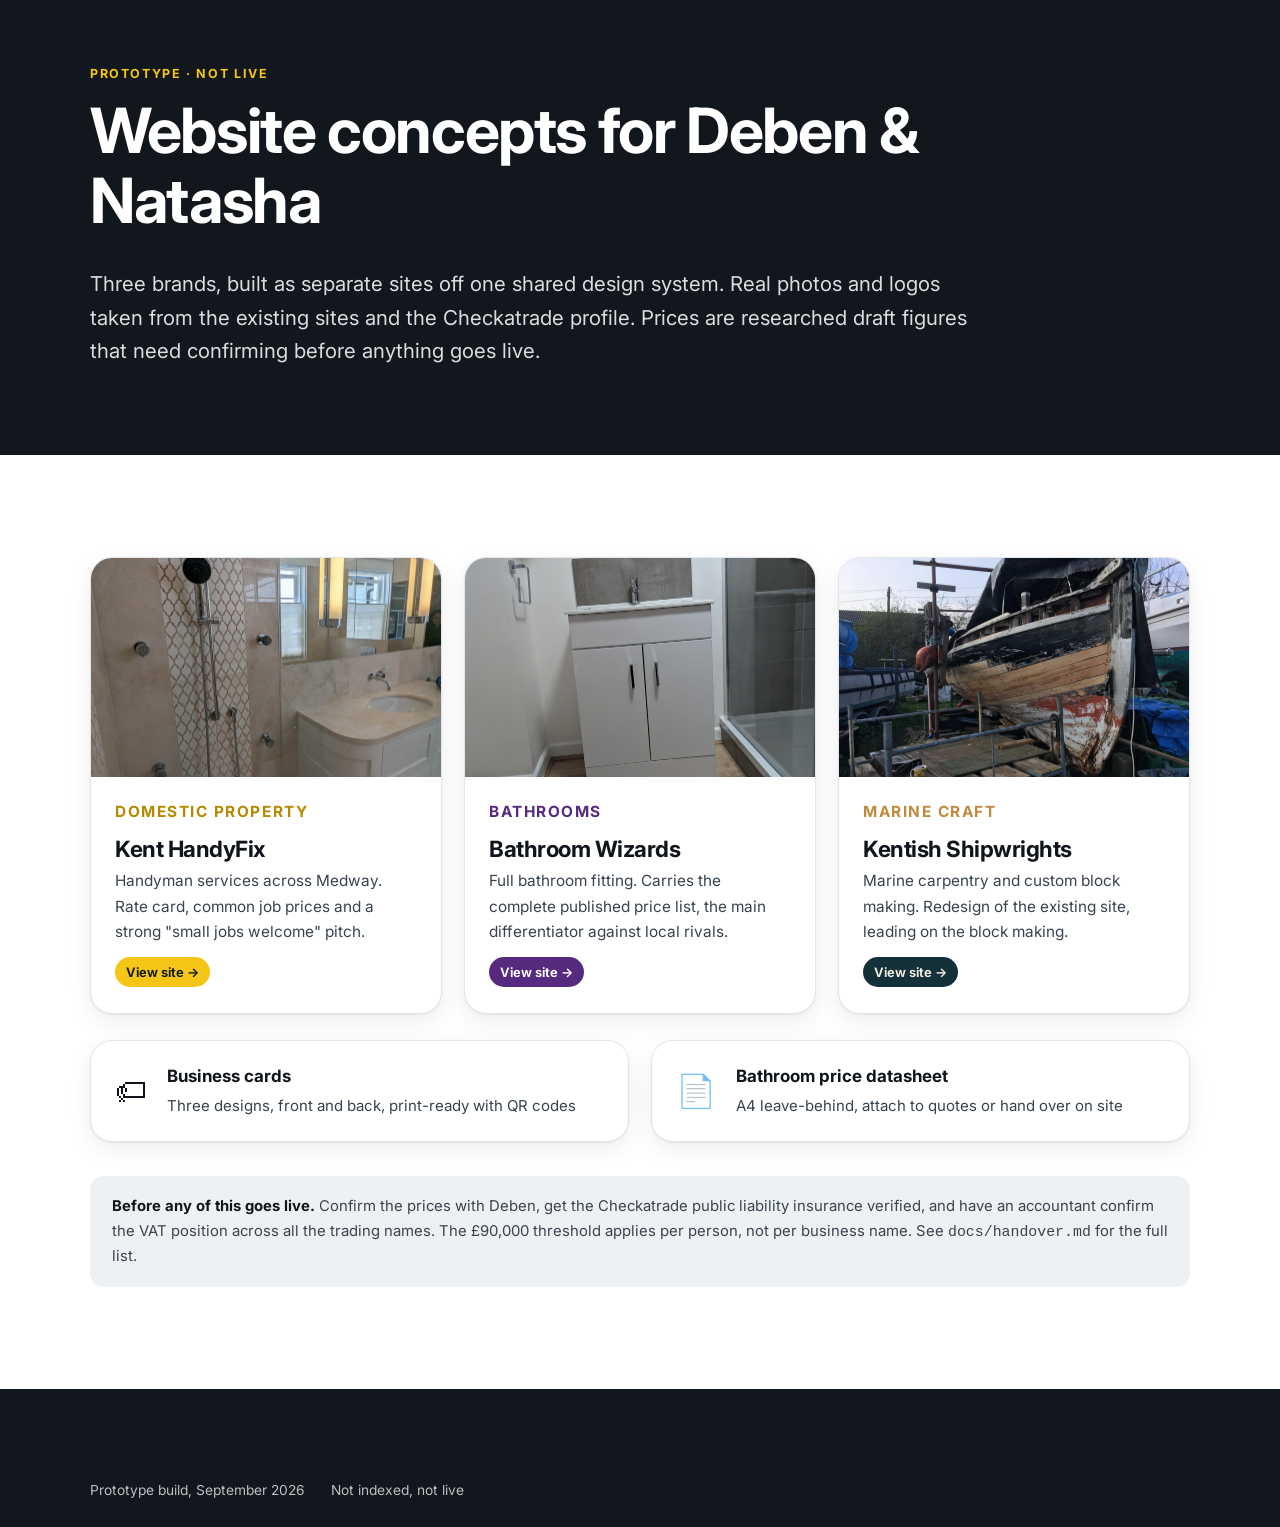
<file: index.html>
<!doctype html>
<html lang="en-GB">
<head>
<meta charset="utf-8">
<meta name="viewport" content="width=device-width, initial-scale=1">
<title>Website prototypes - Deben &amp; Natasha</title>
<meta name="robots" content="noindex, nofollow">
<link href="https://fonts.googleapis.com/css2?family=Inter:wght@400;500;550;600;650;700;750;800&display=swap" rel="stylesheet">
<link rel="stylesheet" href="assets/css/base.css">
<style>
  .tile { display:block; text-decoration:none; border-radius:22px; overflow:hidden;
          border:1px solid var(--line); background:#fff; box-shadow:var(--shadow); transition:transform .16s ease, box-shadow .16s ease; }
  .tile:hover { transform:translateY(-3px); box-shadow:var(--shadow-lg); }
  .tile .shot { aspect-ratio:16/10; object-fit:cover; width:100%; }
  .tile .body { padding:22px 24px 26px; }
  .tile h3 { margin:0 0 .3em; }
  .tile p { margin:0 0 .8em; color:var(--ink-2); font-size:.96rem; }
  .tag { font-size:.76rem; font-weight:700; letter-spacing:.1em; text-transform:uppercase; }
</style>
</head>
<body>

<section class="tight" style="background:#12171d; color:#fff">
  <div class="wrap">
    <p class="eyebrow" style="color:#f5c518">Prototype &middot; not live</p>
    <h1 style="color:#fff; max-width:16em">Website concepts for Deben &amp; Natasha</h1>
    <p class="lede" style="color:rgba(255,255,255,.85); max-width:44em">
      Three brands, built as separate sites off one shared design system. Real photos and logos
      taken from the existing sites and the Checkatrade profile. Prices are researched draft
      figures that need confirming before anything goes live.</p>
  </div>
</section>

<section>
  <div class="wrap">
    <div class="grid g3">

      <a class="tile" href="handyfix/">
        <img class="shot" src="assets/img/khf-bathroom.jpg" alt="">
        <div class="body">
          <p class="tag" style="color:#b58900">Domestic property</p>
          <h3>Kent HandyFix</h3>
          <p>Handyman services across Medway. Rate card, common job prices and a strong "small jobs welcome" pitch.</p>
          <span class="badge">View site &rarr;</span>
        </div>
      </a>

      <a class="tile" href="bathrooms/">
        <img class="shot" src="assets/img/bw-vanity.jpg" alt="">
        <div class="body">
          <p class="tag" style="color:#562b7f">Bathrooms</p>
          <h3>Bathroom Wizards</h3>
          <p>Full bathroom fitting. Carries the complete published price list, the main differentiator against local rivals.</p>
          <span class="badge" style="background:#562b7f; color:#fff">View site &rarr;</span>
        </div>
      </a>

      <a class="tile" href="shipwrights/">
        <img class="shot" src="assets/img/ks-barge-hero.jpg" alt="">
        <div class="body">
          <p class="tag" style="color:#c08a3e">Marine craft</p>
          <h3>Kentish Shipwrights</h3>
          <p>Marine carpentry and custom block making. Redesign of the existing site, leading on the block making.</p>
          <span class="badge" style="background:#14313a; color:#f4efe4">View site &rarr;</span>
        </div>
      </a>

    </div>

    <div class="grid g2" style="margin-top:26px">
      <a class="tile" href="print/business-cards.html" style="display:flex; align-items:center; gap:20px; padding:22px 24px">
        <span style="font-size:2rem">&#127991;</span>
        <span><strong style="display:block; font-size:1.06rem">Business cards</strong>
        <span style="color:var(--ink-2); font-size:.94rem">Three designs, front and back, print-ready with QR codes</span></span>
      </a>
      <a class="tile" href="print/datasheet-bathrooms.html" style="display:flex; align-items:center; gap:20px; padding:22px 24px">
        <span style="font-size:2rem">&#128196;</span>
        <span><strong style="display:block; font-size:1.06rem">Bathroom price datasheet</strong>
        <span style="color:var(--ink-2); font-size:.94rem">A4 leave-behind, attach to quotes or hand over on site</span></span>
      </a>
    </div>

    <div class="pricenote" style="margin-top:34px">
      <strong>Before any of this goes live.</strong> Confirm the prices with Deben, get the Checkatrade
      public liability insurance verified, and have an accountant confirm the VAT position across all
      the trading names. The &pound;90,000 threshold applies per person, not per business name.
      See <code>docs/handover.md</code> for the full list.
    </div>
  </div>
</section>

<footer class="site-foot" style="background:#12171d">
  <div class="wrap">
    <div class="foot-base" style="margin-top:0; border:none">
      <div>Prototype build, September 2026</div>
      <div>Not indexed, not live</div>
    </div>
  </div>
</footer>
</body>
</html>
</file>
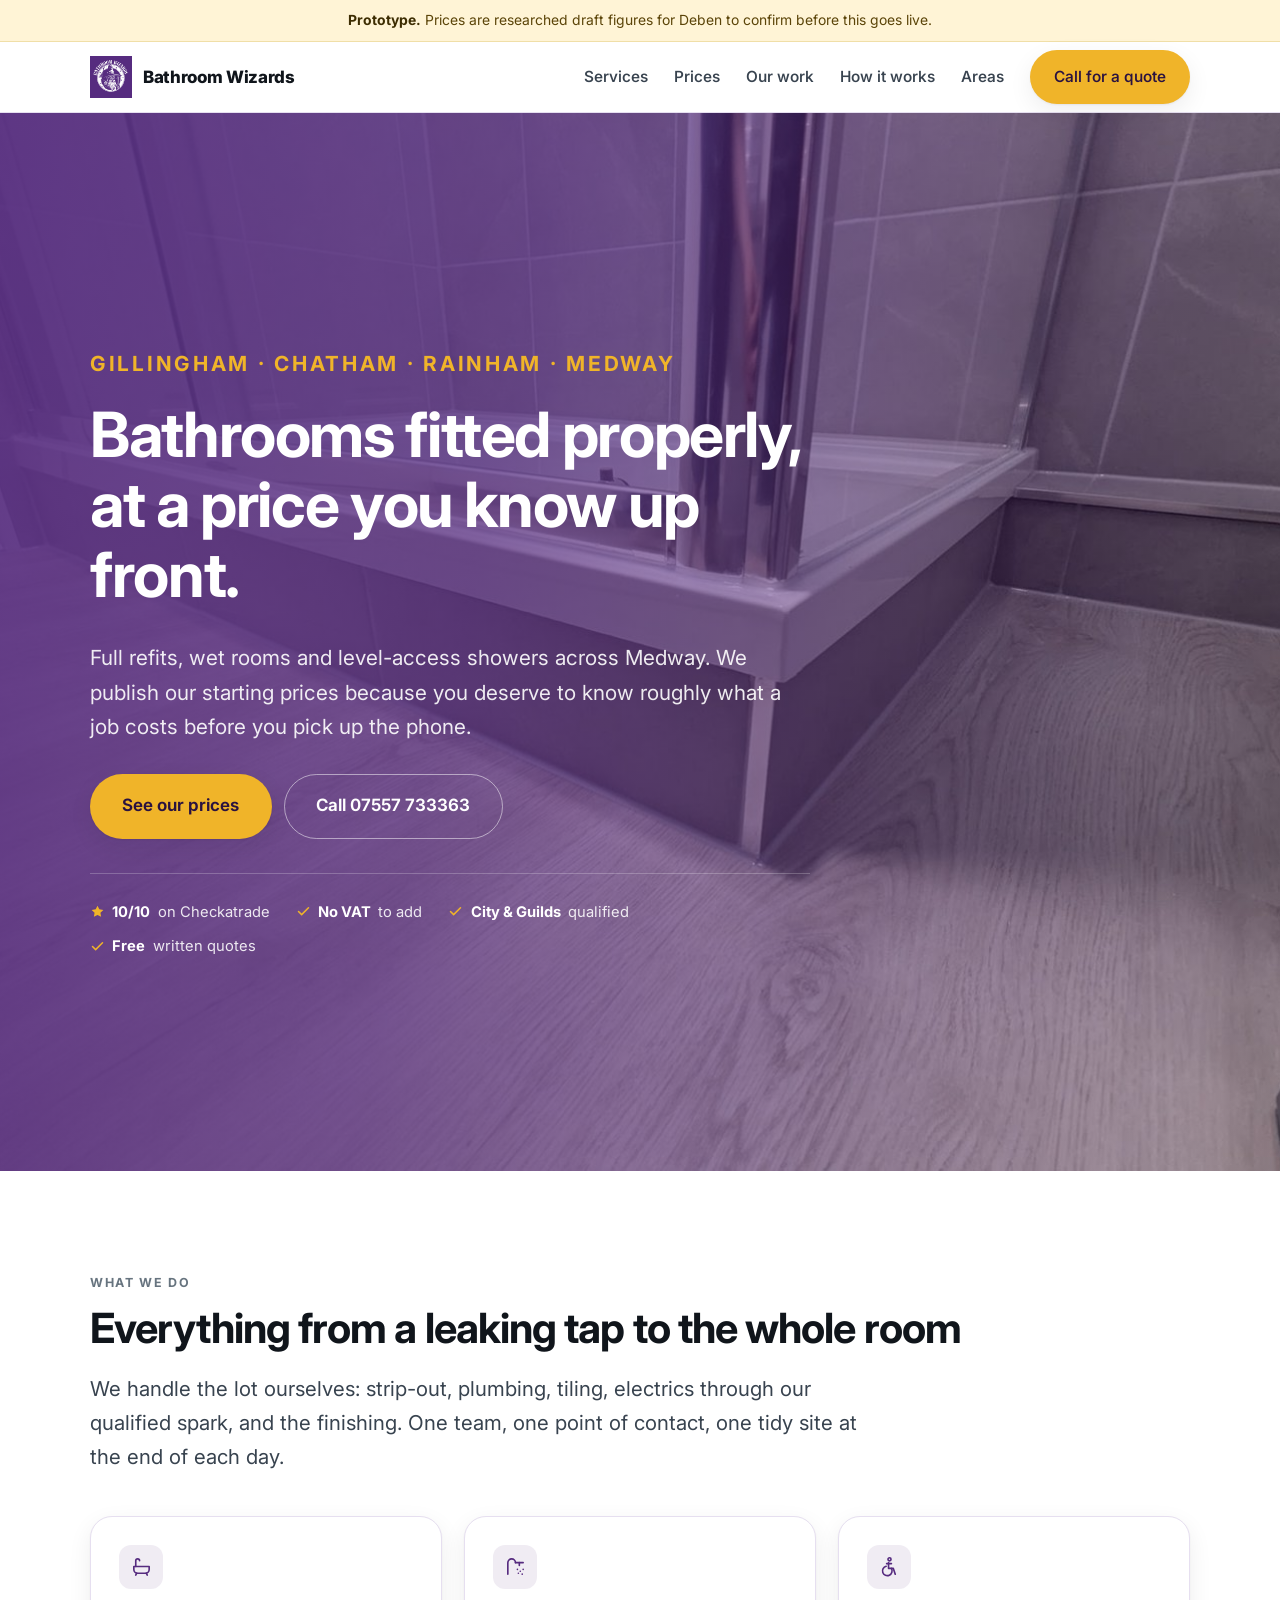
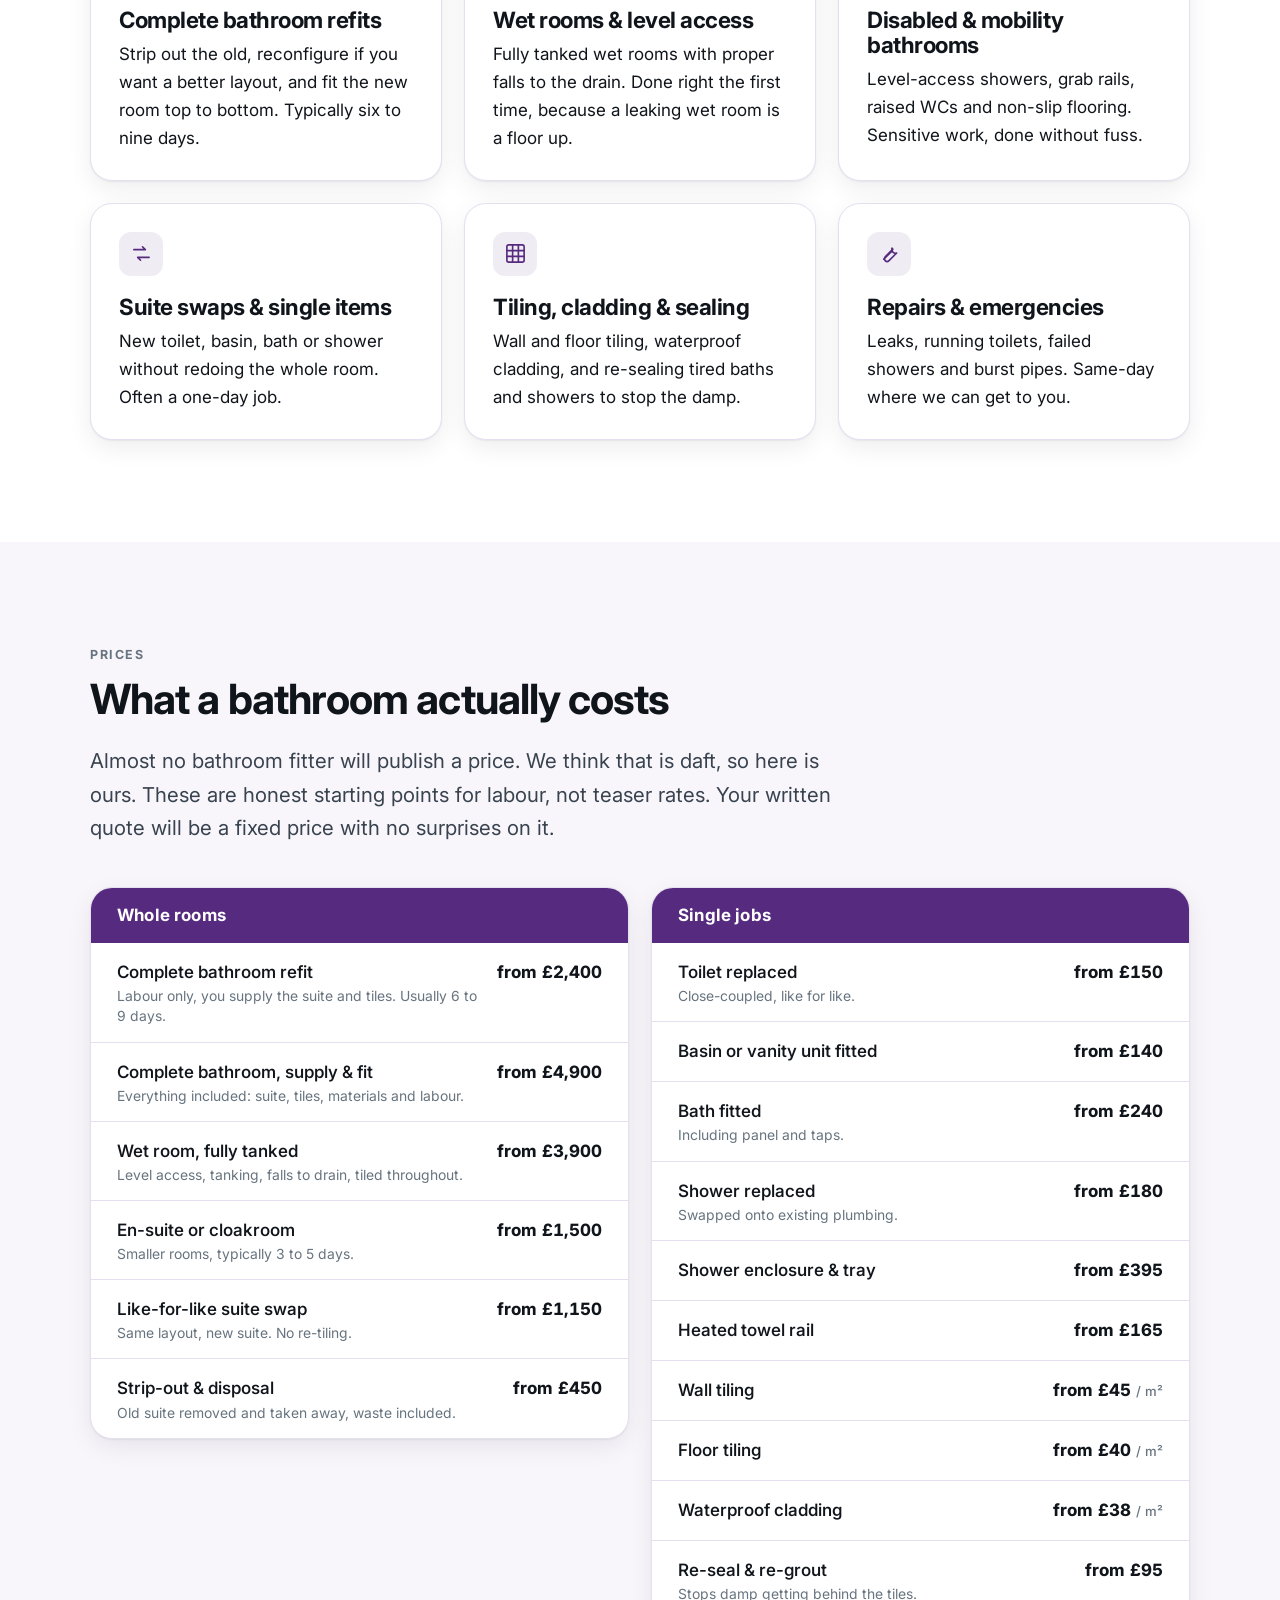
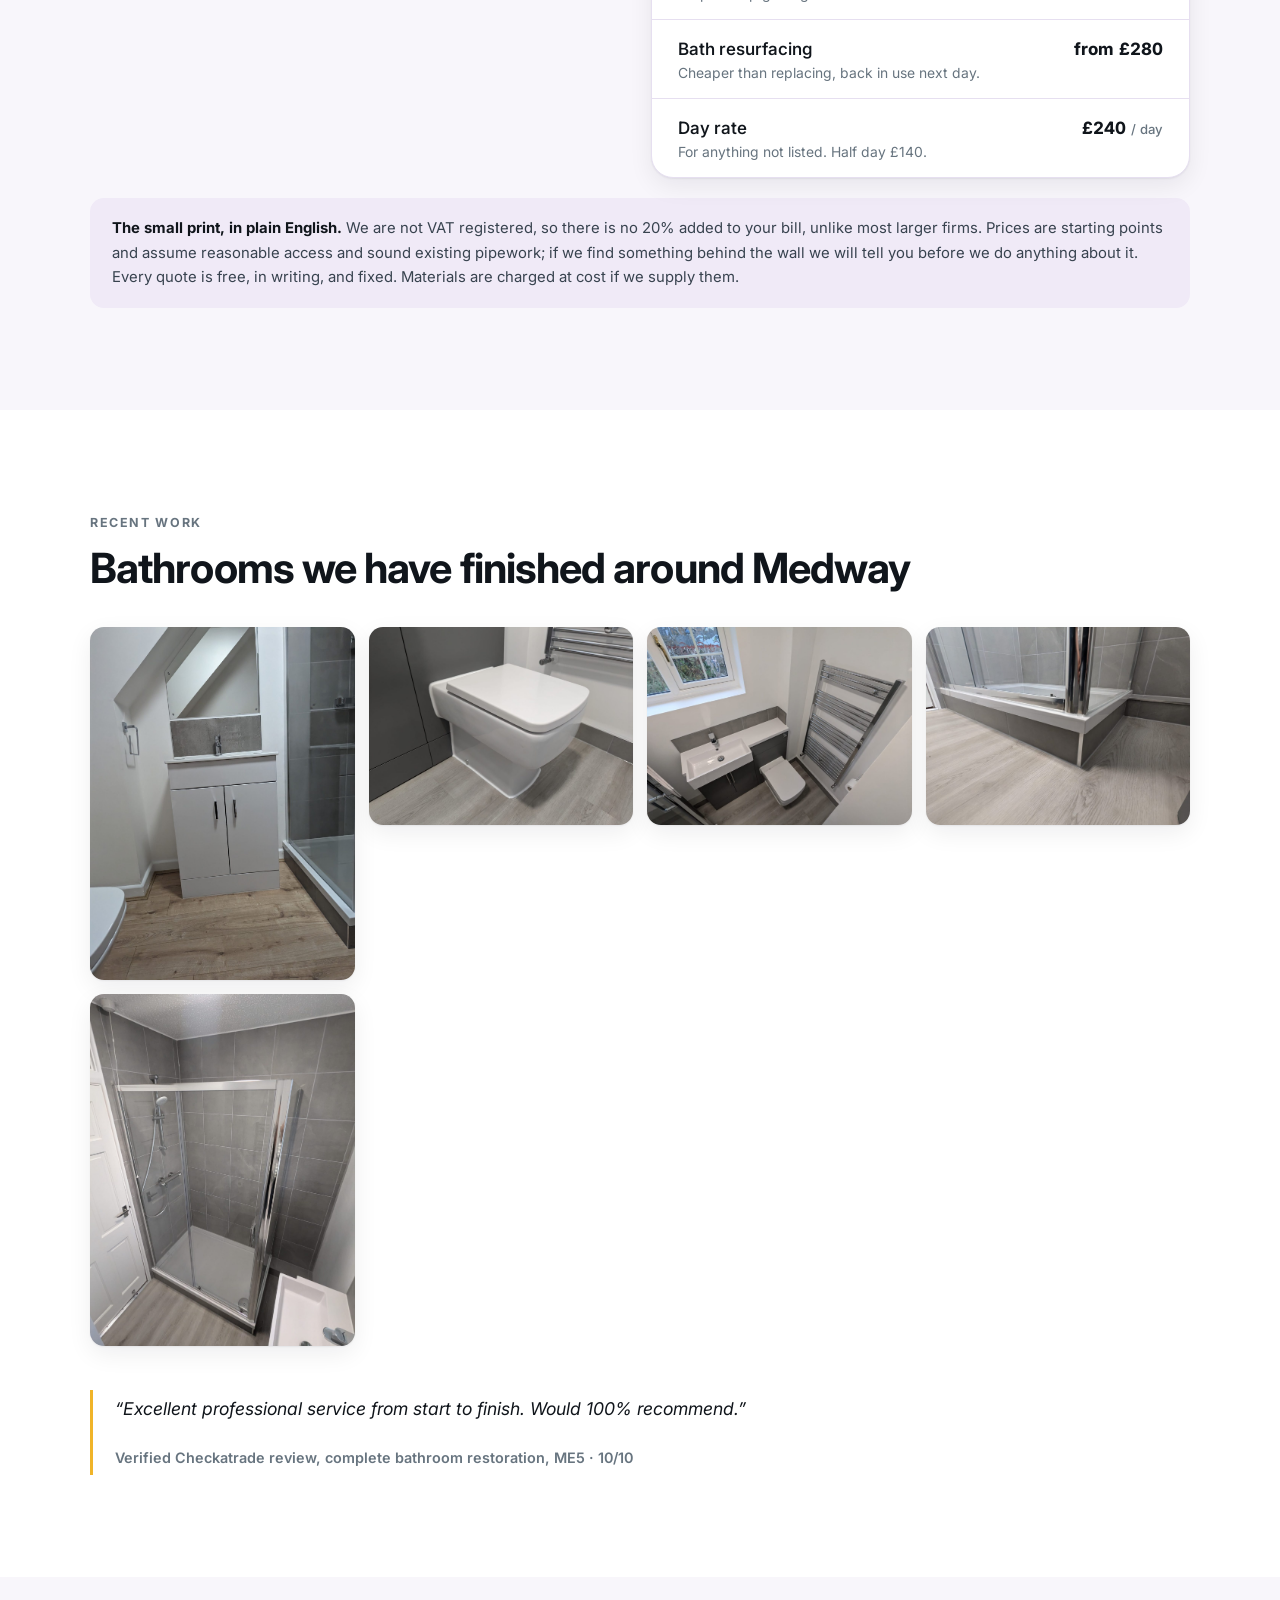
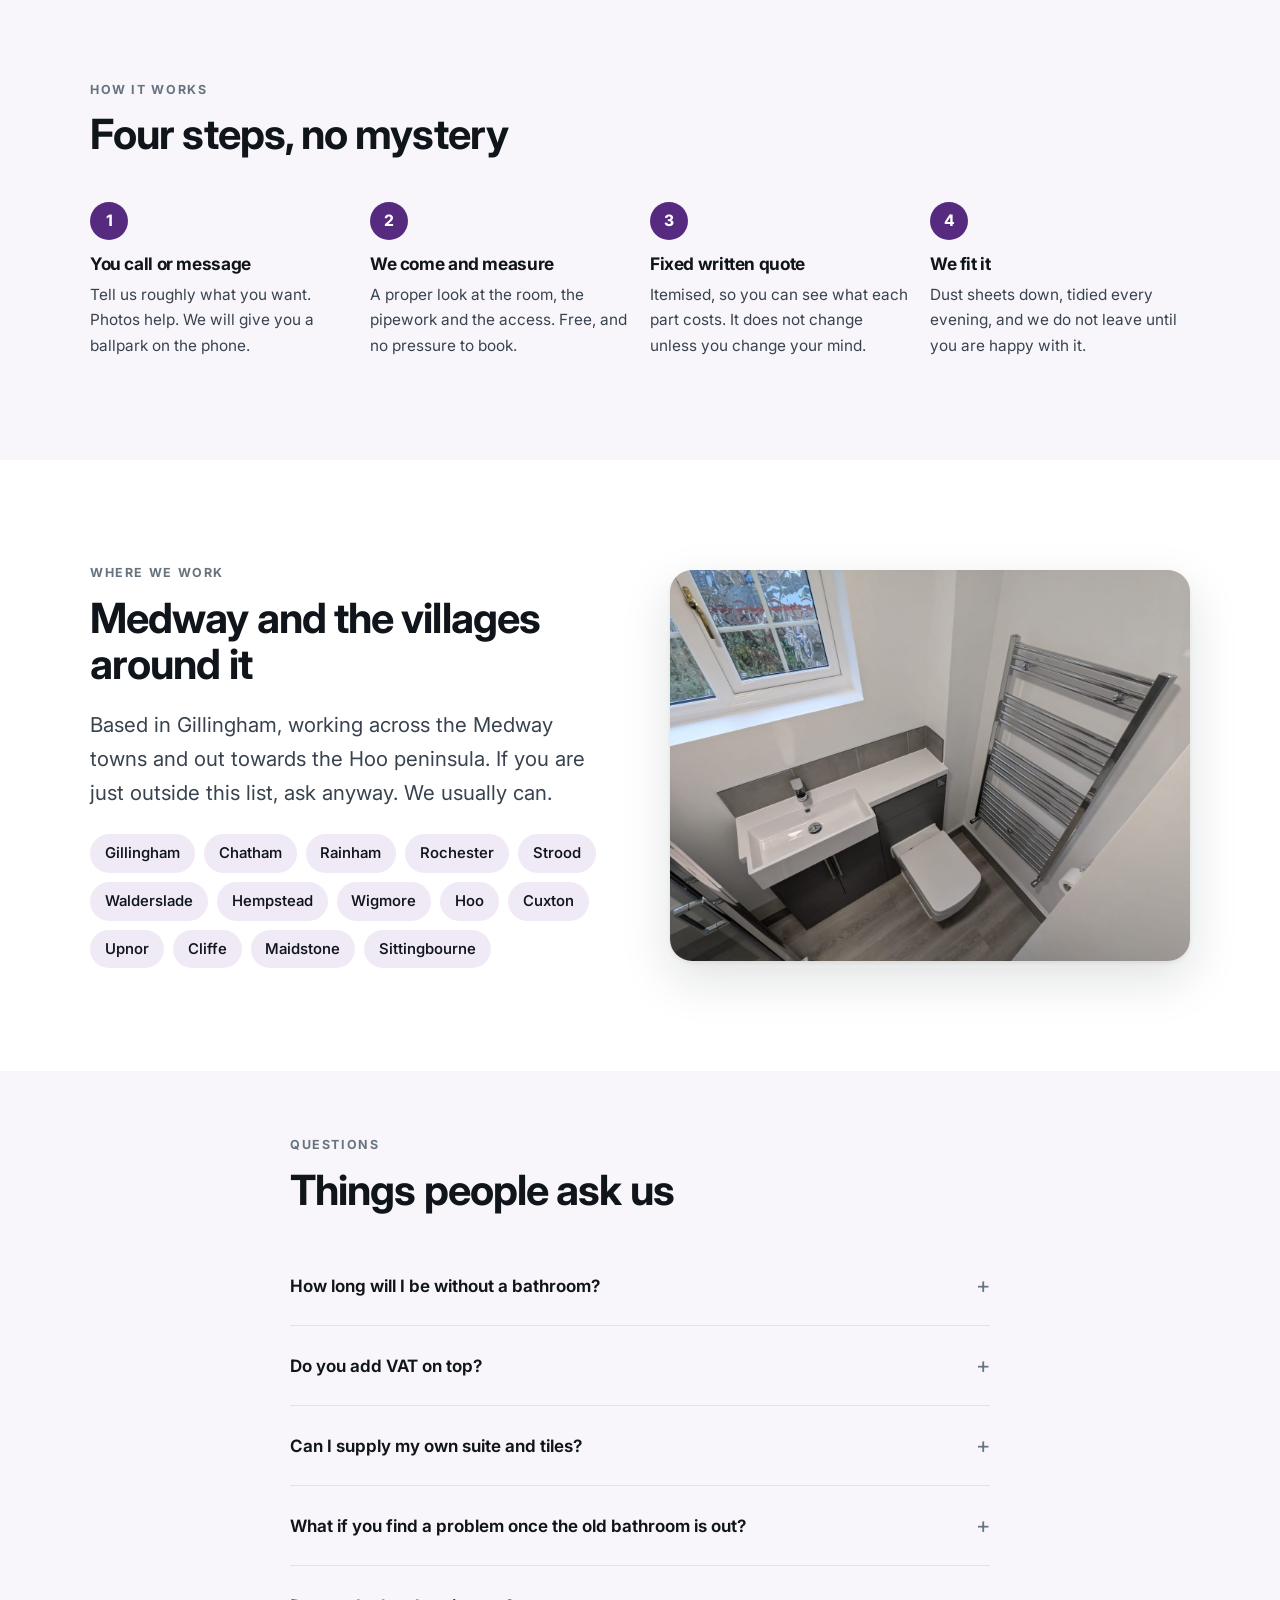
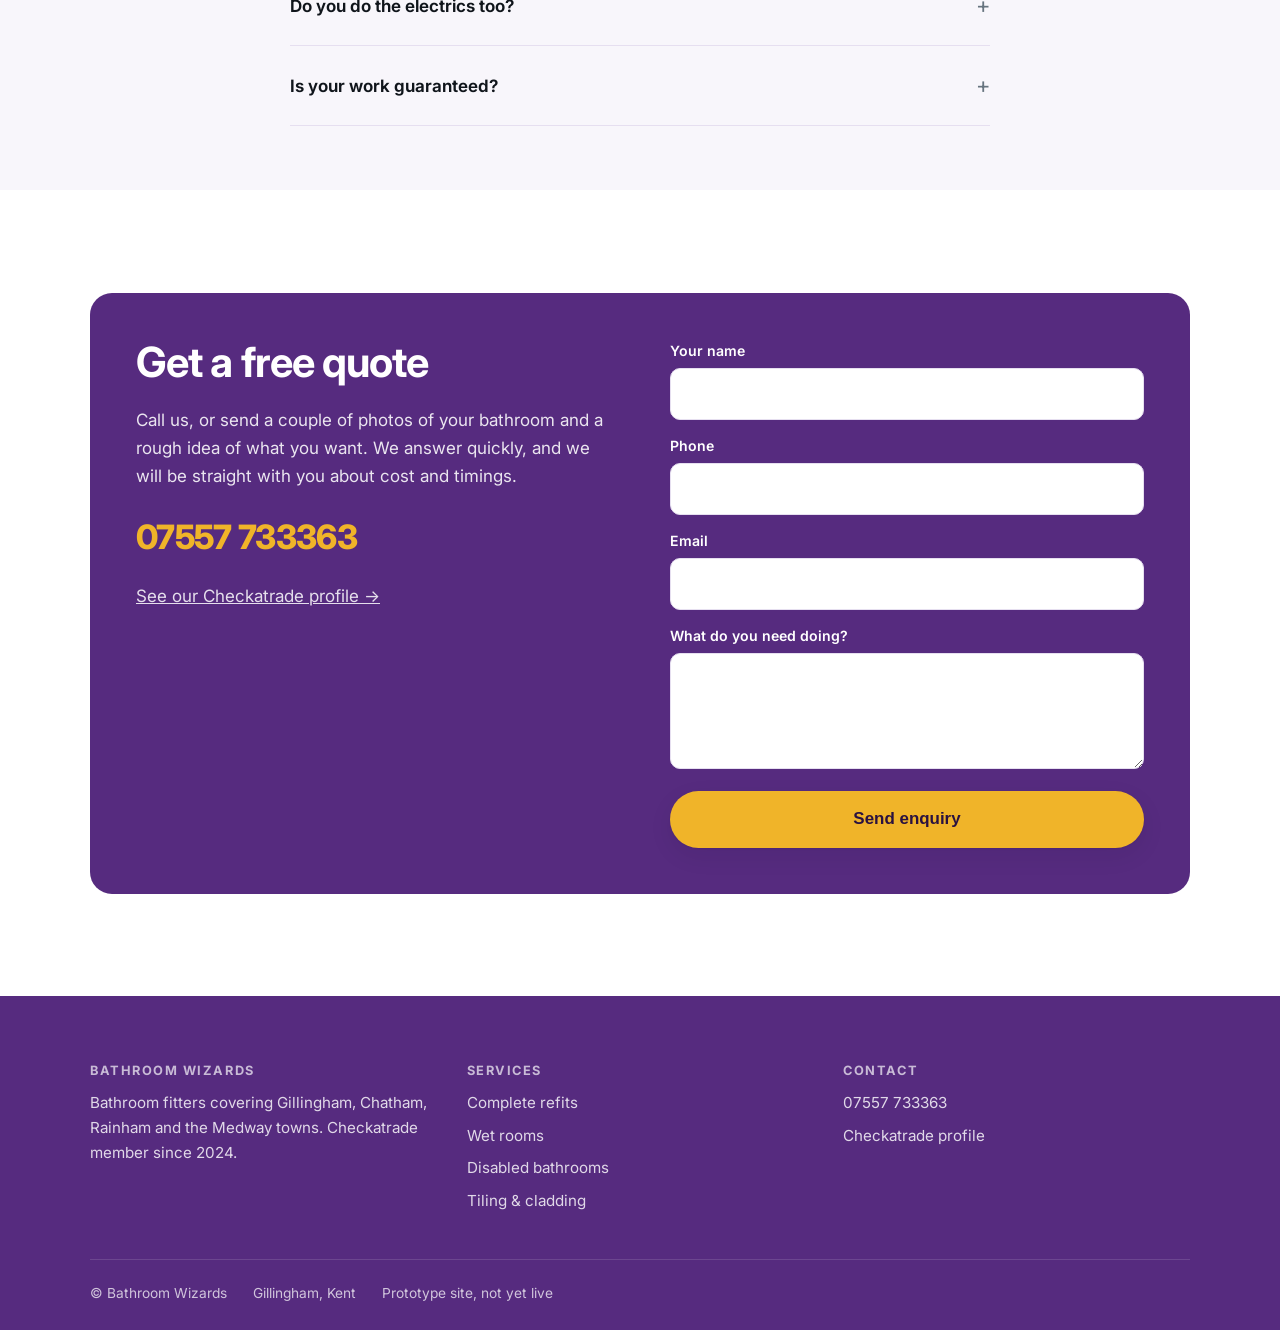
<file: bathrooms/index.html>
<!doctype html>
<html lang="en-GB" data-brand="bathrooms">
<head>
<meta charset="utf-8">
<meta name="viewport" content="width=device-width, initial-scale=1">
<meta name="robots" content="noindex, nofollow">
<title>Bathroom Wizards | Bathroom Fitters in Gillingham &amp; Medway, Kent</title>
<meta name="description" content="Bathroom fitters covering Gillingham, Chatham, Rainham and Medway. Full refits, wet rooms and disabled access showers. Clear prices published up front, free written quotes.">
<link rel="preconnect" href="https://fonts.googleapis.com">
<link rel="preconnect" href="https://fonts.gstatic.com" crossorigin>
<link href="https://fonts.googleapis.com/css2?family=Inter:wght@400;500;550;600;650;700;750;800&display=swap" rel="stylesheet">
<link rel="stylesheet" href="../assets/css/base.css">
<link rel="icon" href="../assets/img/logo-bathroomwizards.png">
</head>
<body>

<div class="proto-note">
  <strong>Prototype.</strong> Prices are researched draft figures for Deben to confirm before this goes live.
</div>

<header class="site-head">
  <div class="wrap">
    <a class="brandmark" href="#top">
      <img src="../assets/img/logo-bathroomwizards.png" alt="Bathroom Wizards">
      <span>Bathroom&nbsp;Wizards</span>
    </a>
    <button class="nav-toggle" aria-label="Menu" aria-expanded="false"><span></span><span></span><span></span></button>
    <nav class="nav">
      <a href="#services">Services</a>
      <a href="#prices">Prices</a>
      <a href="#work">Our work</a>
      <a href="#how">How it works</a>
      <a href="#areas">Areas</a>
      <a class="btn btn-primary" href="tel:07557733363">Call for a quote</a>
    </nav>
  </div>
</header>

<main id="top">

<section class="hero">
  <div class="hero-media">
    <img src="../assets/img/bw-bath.jpg" alt="Fitted bath with tiled panel and glass shower screen">
  </div>
  <div class="wrap">
    <div class="hero-inner">
      <p class="eyebrow">Gillingham &middot; Chatham &middot; Rainham &middot; Medway</p>
      <h1>Bathrooms fitted properly, at a price you know up front.</h1>
      <p>Full refits, wet rooms and level-access showers across Medway. We publish our starting
         prices because you deserve to know roughly what a job costs before you pick up the phone.</p>
      <div class="hero-cta">
        <a class="btn btn-primary btn-lg" href="#prices">See our prices</a>
        <a class="btn btn-ghost-light btn-lg" href="tel:07557733363">Call 07557 733363</a>
      </div>
      <div class="trustbar">
        <div><svg viewBox="0 0 24 24" aria-hidden="true" style="fill:var(--accent); stroke:none"><path d="m12 2.6 2.9 5.9 6.5.95-4.7 4.6 1.1 6.45L12 17.45 6.2 20.5l1.1-6.45L2.6 9.45l6.5-.95Z"/></svg> <strong>10/10</strong> on Checkatrade</div>
        <div><svg viewBox="0 0 24 24" aria-hidden="true"><path d="m4 12 5 5L20 6"/></svg> <strong>No VAT</strong> to add</div>
        <div><svg viewBox="0 0 24 24" aria-hidden="true"><path d="m4 12 5 5L20 6"/></svg> <strong>City &amp; Guilds</strong> qualified</div>
        <div><svg viewBox="0 0 24 24" aria-hidden="true"><path d="m4 12 5 5L20 6"/></svg> <strong>Free</strong> written quotes</div>
      </div>
    </div>
  </div>
</section>

<section id="services">
  <div class="wrap">
    <p class="eyebrow">What we do</p>
    <h2>Everything from a leaking tap to the whole room</h2>
    <p class="lede narrow">We handle the lot ourselves: strip-out, plumbing, tiling, electrics through our
       qualified spark, and the finishing. One team, one point of contact, one tidy site at the end of each day.</p>

    <div class="grid g3" style="margin-top:42px">
      <div class="card">
        <span class="ico"><svg viewBox="0 0 24 24" aria-hidden="true"><path d="M4 12h16v3a4 4 0 0 1-4 4H8a4 4 0 0 1-4-4v-3Z"/><path d="M6 12V6a2 2 0 0 1 2-2h0a2 2 0 0 1 2 2"/><path d="M7 19l-1 2M17 19l1 2"/></svg></span>
        <h3>Complete bathroom refits</h3>
        <p>Strip out the old, reconfigure if you want a better layout, and fit the new room top to bottom. Typically six to nine days.</p>
      </div>
      <div class="card">
        <span class="ico"><svg viewBox="0 0 24 24" aria-hidden="true"><path d="M4 20V8a4 4 0 0 1 4-4h0a4 4 0 0 1 4 4"/><path d="M12 8h8"/><path d="M16 8v3"/><path d="M14 15v.01M17 17v.01M20 15v.01M15 19v.01M19 20v.01"/></svg></span>
        <h3>Wet rooms &amp; level access</h3>
        <p>Fully tanked wet rooms with proper falls to the drain. Done right the first time, because a leaking wet room is a floor up.</p>
      </div>
      <div class="card">
        <span class="ico"><svg viewBox="0 0 24 24" aria-hidden="true"><circle cx="12" cy="4.5" r="1.6"/><path d="M9 9h5"/><path d="M11 8v6h5l2 6"/><path d="M14 14a5 5 0 1 1-5.5-2.3"/></svg></span>
        <h3>Disabled &amp; mobility bathrooms</h3>
        <p>Level-access showers, grab rails, raised WCs and non-slip flooring. Sensitive work, done without fuss.</p>
      </div>
      <div class="card">
        <span class="ico"><svg viewBox="0 0 24 24" aria-hidden="true"><path d="M4 8h12l-3-3M20 16H8l3 3"/></svg></span>
        <h3>Suite swaps &amp; single items</h3>
        <p>New toilet, basin, bath or shower without redoing the whole room. Often a one-day job.</p>
      </div>
      <div class="card">
        <span class="ico"><svg viewBox="0 0 24 24" aria-hidden="true"><rect x="3" y="3" width="18" height="18" rx="2"/><path d="M3 9h18M3 15h18M9 3v18M15 3v18"/></svg></span>
        <h3>Tiling, cladding &amp; sealing</h3>
        <p>Wall and floor tiling, waterproof cladding, and re-sealing tired baths and showers to stop the damp.</p>
      </div>
      <div class="card">
        <span class="ico"><svg viewBox="0 0 24 24" aria-hidden="true"><path d="M14.5 6.5a4 4 0 0 0 5 5l-8 8a2.8 2.8 0 0 1-4-4l8-8a4 4 0 0 0-1 -1Z"/><path d="M15 9l-9 9"/></svg></span>
        <h3>Repairs &amp; emergencies</h3>
        <p>Leaks, running toilets, failed showers and burst pipes. Same-day where we can get to you.</p>
      </div>
    </div>
  </div>
</section>

<section id="prices" class="alt">
  <div class="wrap">
    <p class="eyebrow">Prices</p>
    <h2>What a bathroom actually costs</h2>
    <p class="lede narrow">Almost no bathroom fitter will publish a price. We think that is daft, so here is ours.
       These are honest starting points for labour, not teaser rates. Your written quote will be a
       fixed price with no surprises on it.</p>

    <div class="grid g2" style="margin-top:42px; align-items:start">

      <div class="pricelist">
        <h3>Whole rooms</h3>
        <div class="prow">
          <div class="n">Complete bathroom refit <small>Labour only, you supply the suite and tiles. Usually 6 to 9 days.</small></div>
          <div class="p">from &pound;2,400</div>
        </div>
        <div class="prow">
          <div class="n">Complete bathroom, supply &amp; fit <small>Everything included: suite, tiles, materials and labour.</small></div>
          <div class="p">from &pound;4,900</div>
        </div>
        <div class="prow">
          <div class="n">Wet room, fully tanked <small>Level access, tanking, falls to drain, tiled throughout.</small></div>
          <div class="p">from &pound;3,900</div>
        </div>
        <div class="prow">
          <div class="n">En-suite or cloakroom <small>Smaller rooms, typically 3 to 5 days.</small></div>
          <div class="p">from &pound;1,500</div>
        </div>
        <div class="prow">
          <div class="n">Like-for-like suite swap <small>Same layout, new suite. No re-tiling.</small></div>
          <div class="p">from &pound;1,150</div>
        </div>
        <div class="prow">
          <div class="n">Strip-out &amp; disposal <small>Old suite removed and taken away, waste included.</small></div>
          <div class="p">from &pound;450</div>
        </div>
      </div>

      <div class="pricelist">
        <h3>Single jobs</h3>
        <div class="prow"><div class="n">Toilet replaced <small>Close-coupled, like for like.</small></div><div class="p">from &pound;150</div></div>
        <div class="prow"><div class="n">Basin or vanity unit fitted</div><div class="p">from &pound;140</div></div>
        <div class="prow"><div class="n">Bath fitted <small>Including panel and taps.</small></div><div class="p">from &pound;240</div></div>
        <div class="prow"><div class="n">Shower replaced <small>Swapped onto existing plumbing.</small></div><div class="p">from &pound;180</div></div>
        <div class="prow"><div class="n">Shower enclosure &amp; tray</div><div class="p">from &pound;395</div></div>
        <div class="prow"><div class="n">Heated towel rail</div><div class="p">from &pound;165</div></div>
        <div class="prow"><div class="n">Wall tiling <div></div></div><div class="p">from &pound;45 <span>/ m&sup2;</span></div></div>
        <div class="prow"><div class="n">Floor tiling</div><div class="p">from &pound;40 <span>/ m&sup2;</span></div></div>
        <div class="prow"><div class="n">Waterproof cladding</div><div class="p">from &pound;38 <span>/ m&sup2;</span></div></div>
        <div class="prow"><div class="n">Re-seal &amp; re-grout <small>Stops damp getting behind the tiles.</small></div><div class="p">from &pound;95</div></div>
        <div class="prow"><div class="n">Bath resurfacing <small>Cheaper than replacing, back in use next day.</small></div><div class="p">from &pound;280</div></div>
        <div class="prow"><div class="n">Day rate <small>For anything not listed. Half day &pound;140.</small></div><div class="p">&pound;240 <span>/ day</span></div></div>
      </div>
    </div>

    <div class="pricenote">
      <strong>The small print, in plain English.</strong>
      We are not VAT registered, so there is no 20% added to your bill, unlike most larger firms.
      Prices are starting points and assume reasonable access and sound existing pipework; if we find
      something behind the wall we will tell you before we do anything about it.
      Every quote is free, in writing, and fixed. Materials are charged at cost if we supply them.
    </div>
  </div>
</section>

<section id="work">
  <div class="wrap">
    <p class="eyebrow">Recent work</p>
    <h2>Bathrooms we have finished around Medway</h2>
    <div class="gal" style="margin-top:36px">
      <img src="../assets/img/bw-vanity.jpg" alt="Fitted vanity unit with mirror and shower enclosure" class="tall" loading="lazy">
      <img src="../assets/img/bw-wc.jpg" alt="Wall-hung toilet with concealed cistern and wood-effect flooring" loading="lazy">
      <img src="../assets/img/bw-basin.jpg" alt="Basin, toilet and chrome heated towel rail" loading="lazy">
      <img src="../assets/img/bw-bath.jpg" alt="Bath with tiled panel and glass shower screen" loading="lazy">
      <img src="../assets/img/bw-shower.jpg" alt="Sliding door shower enclosure with tiled walls" class="tall" loading="lazy">
    </div>

    <div class="quote" style="margin-top:44px; max-width:660px">
      <p>&ldquo;Excellent professional service from start to finish. Would 100% recommend.&rdquo;</p>
      <cite>Verified Checkatrade review, complete bathroom restoration, ME5 &middot; 10/10</cite>
    </div>
  </div>
</section>

<section id="how" class="alt">
  <div class="wrap">
    <p class="eyebrow">How it works</p>
    <h2>Four steps, no mystery</h2>
    <div class="steps" style="margin-top:44px">
      <div class="step">
        <h3>You call or message</h3>
        <p>Tell us roughly what you want. Photos help. We will give you a ballpark on the phone.</p>
      </div>
      <div class="step">
        <h3>We come and measure</h3>
        <p>A proper look at the room, the pipework and the access. Free, and no pressure to book.</p>
      </div>
      <div class="step">
        <h3>Fixed written quote</h3>
        <p>Itemised, so you can see what each part costs. It does not change unless you change your mind.</p>
      </div>
      <div class="step">
        <h3>We fit it</h3>
        <p>Dust sheets down, tidied every evening, and we do not leave until you are happy with it.</p>
      </div>
    </div>
  </div>
</section>

<section id="areas">
  <div class="wrap">
    <div class="split">
      <div>
        <p class="eyebrow">Where we work</p>
        <h2>Medway and the villages around it</h2>
        <p class="lede">Based in Gillingham, working across the Medway towns and out towards the Hoo peninsula.
           If you are just outside this list, ask anyway. We usually can.</p>
        <div class="chips" style="margin-top:24px">
          <span>Gillingham</span><span>Chatham</span><span>Rainham</span><span>Rochester</span>
          <span>Strood</span><span>Walderslade</span><span>Hempstead</span><span>Wigmore</span>
          <span>Hoo</span><span>Cuxton</span><span>Upnor</span><span>Cliffe</span>
          <span>Maidstone</span><span>Sittingbourne</span>
        </div>
      </div>
      <div>
        <img src="../assets/img/bw-basin.jpg" alt="Completed bathroom with basin and heated towel rail" loading="lazy">
      </div>
    </div>
  </div>
</section>

<section class="tight alt">
  <div class="wrap narrow">
    <p class="eyebrow">Questions</p>
    <h2 style="margin-bottom:.8em">Things people ask us</h2>

    <details class="faq"><summary>How long will I be without a bathroom?</summary>
      <p>A full refit is usually six to nine working days. A suite swap is often one or two.
         We will tell you the realistic number before we start, and we do not disappear
         mid-job to go and start someone else's.</p></details>

    <details class="faq"><summary>Do you add VAT on top?</summary>
      <p>No. We are not VAT registered, so the price we quote is the price you pay.
         On a full bathroom that is a genuine saving of several hundred pounds against a VAT-registered firm.</p></details>

    <details class="faq"><summary>Can I supply my own suite and tiles?</summary>
      <p>Absolutely, and plenty of people do. Our labour-only prices are for exactly that.
         We are happy to come with you to the merchant and tell you honestly what is worth the money.</p></details>

    <details class="faq"><summary>What if you find a problem once the old bathroom is out?</summary>
      <p>Old houses hide things: rotten floorboards, lead pipe, no proper waterproofing. If we find
         something we stop, show you, explain the options and what each costs. Nothing gets added to
         your bill without you agreeing to it first.</p></details>

    <details class="faq"><summary>Do you do the electrics too?</summary>
      <p>Bathroom electrics are notifiable work, so anything needing a certificate goes through our
         qualified electrician. You get the paperwork at the end.</p></details>

    <details class="faq"><summary>Is your work guaranteed?</summary>
      <p>Yes. Our workmanship is guaranteed for twelve months, and the suite and fittings carry the
         manufacturer's own warranty on top of that.</p></details>
  </div>
</section>

<section id="contact">
  <div class="wrap">
    <div class="contact-card">
      <div class="split" style="align-items:start">
        <div>
          <h2>Get a free quote</h2>
          <p style="opacity:.88; max-width:30em">Call us, or send a couple of photos of your bathroom and
             a rough idea of what you want. We answer quickly, and we will be straight with you about
             cost and timings.</p>
          <a class="big" href="tel:07557733363">07557 733363</a>
          <p style="margin-top:18px"><a href="https://www.checkatrade.com/trades/bathroomwizards" style="color:#fff; opacity:.85">See our Checkatrade profile &rarr;</a></p>
        </div>
        <div>
          <form action="https://formsubmit.co/kentishblockmakers@gmail.com" method="POST">
            <input type="hidden" name="_subject" value="Bathroom Wizards website enquiry">
            <input type="text" name="_honey" style="display:none">
            <label class="field"><span>Your name</span><input type="text" name="name" required></label>
            <label class="field"><span>Phone</span><input type="tel" name="phone" required></label>
            <label class="field"><span>Email</span><input type="email" name="email"></label>
            <label class="field"><span>What do you need doing?</span><textarea name="message" required></textarea></label>
            <button class="btn btn-primary btn-lg" type="submit" style="width:100%; justify-content:center">Send enquiry</button>
          </form>
        </div>
      </div>
    </div>
  </div>
</section>

</main>

<footer class="site-foot">
  <div class="wrap">
    <div class="foot-grid">
      <div>
        <h4>Bathroom Wizards</h4>
        <p style="font-size:.95rem; opacity:.82; margin:0">Bathroom fitters covering Gillingham,
           Chatham, Rainham and the Medway towns. Checkatrade member since 2024.</p>
      </div>
      <div>
        <h4>Services</h4>
        <ul>
          <li><a href="#services">Complete refits</a></li>
          <li><a href="#services">Wet rooms</a></li>
          <li><a href="#services">Disabled bathrooms</a></li>
          <li><a href="#prices">Tiling &amp; cladding</a></li>
        </ul>
      </div>
      <div>
        <h4>Contact</h4>
        <ul>
          <li><a href="tel:07557733363">07557 733363</a></li>
          <li><a href="https://www.checkatrade.com/trades/bathroomwizards">Checkatrade profile</a></li>
        </ul>
      </div>
    </div>
    <div class="foot-base">
      <div>&copy; Bathroom Wizards</div>
      <div>Gillingham, Kent</div>
      <div>Prototype site, not yet live</div>
    </div>
  </div>
</footer>

<div class="callbar">
  <a class="btn btn-primary" href="tel:07557733363">Call now</a>
  <a class="btn btn-dark" href="#prices">See prices</a>
</div>

<script>
  var t = document.querySelector('.nav-toggle'), n = document.querySelector('.nav');
  t.addEventListener('click', function () {
    var open = n.classList.toggle('open');
    t.setAttribute('aria-expanded', open);
  });
  n.addEventListener('click', function (e) {
    if (e.target.tagName === 'A') n.classList.remove('open');
  });
</script>
</body>
</html>
</file>
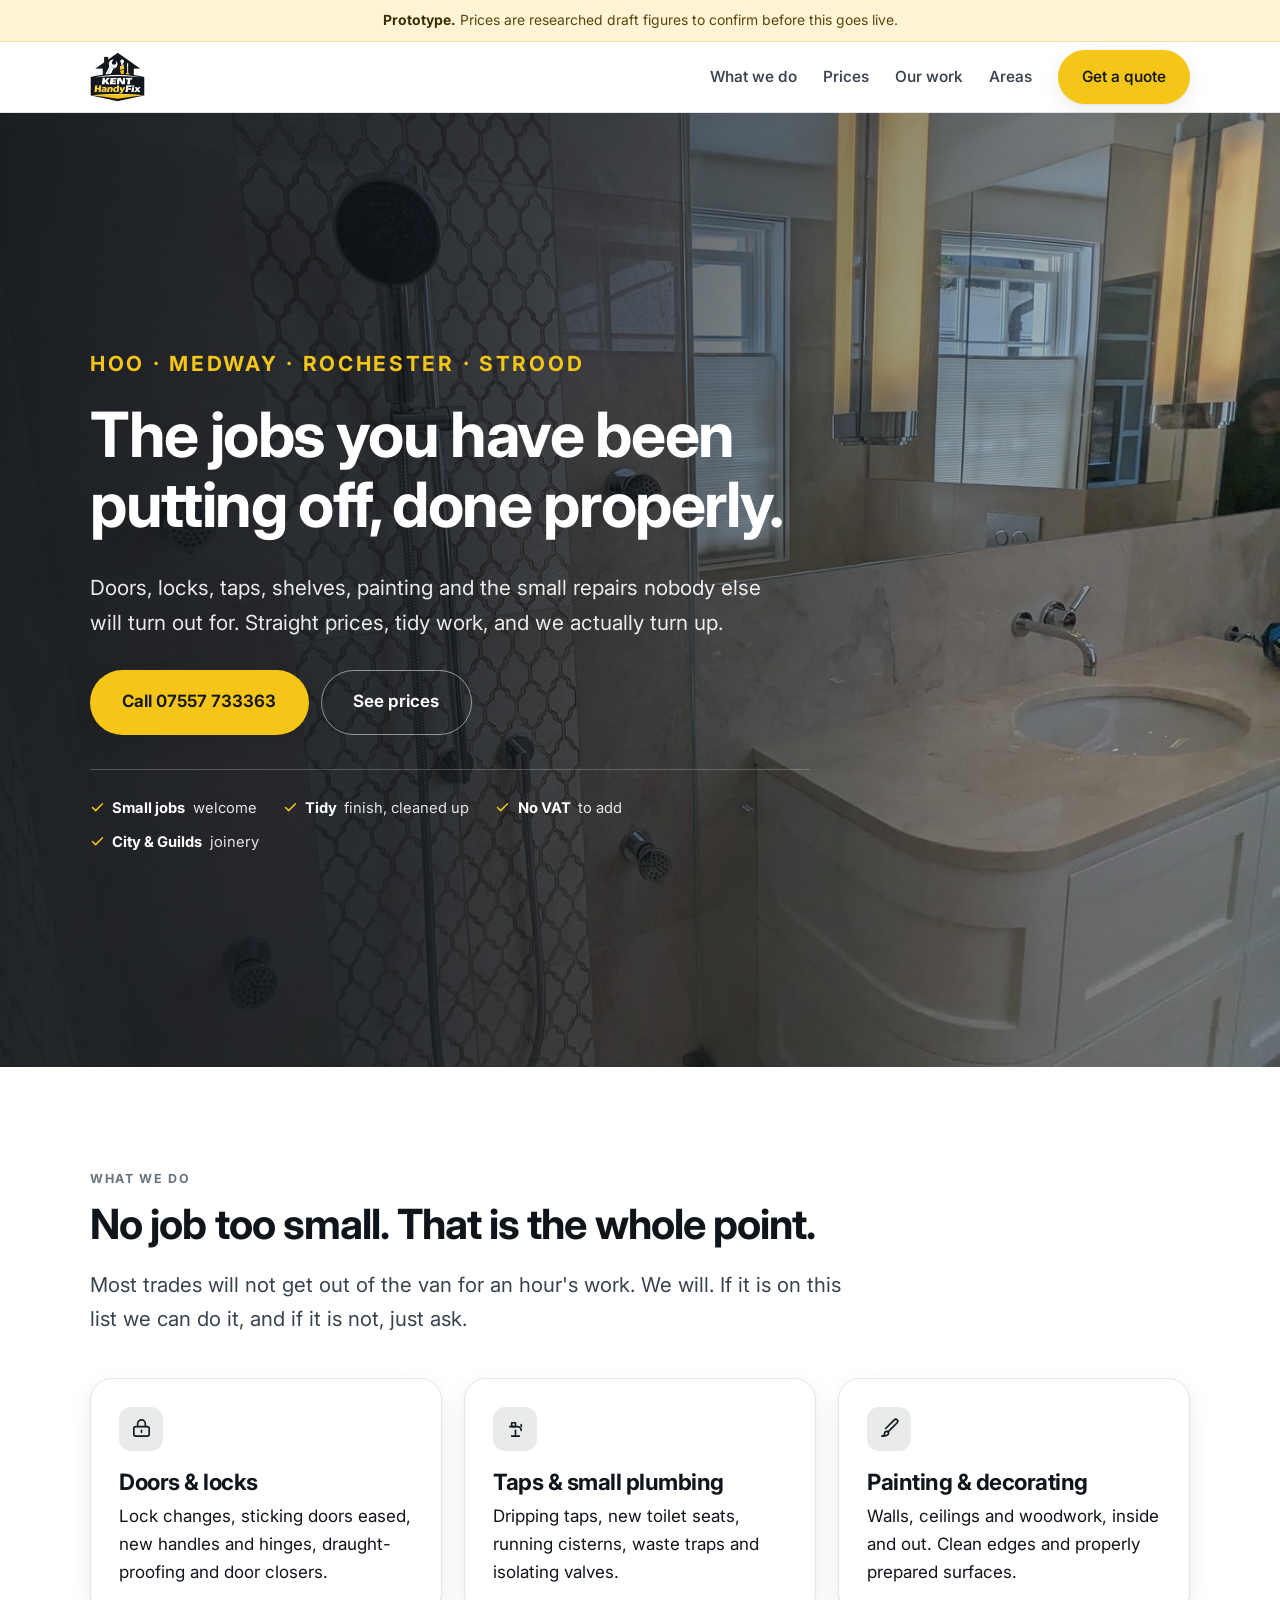
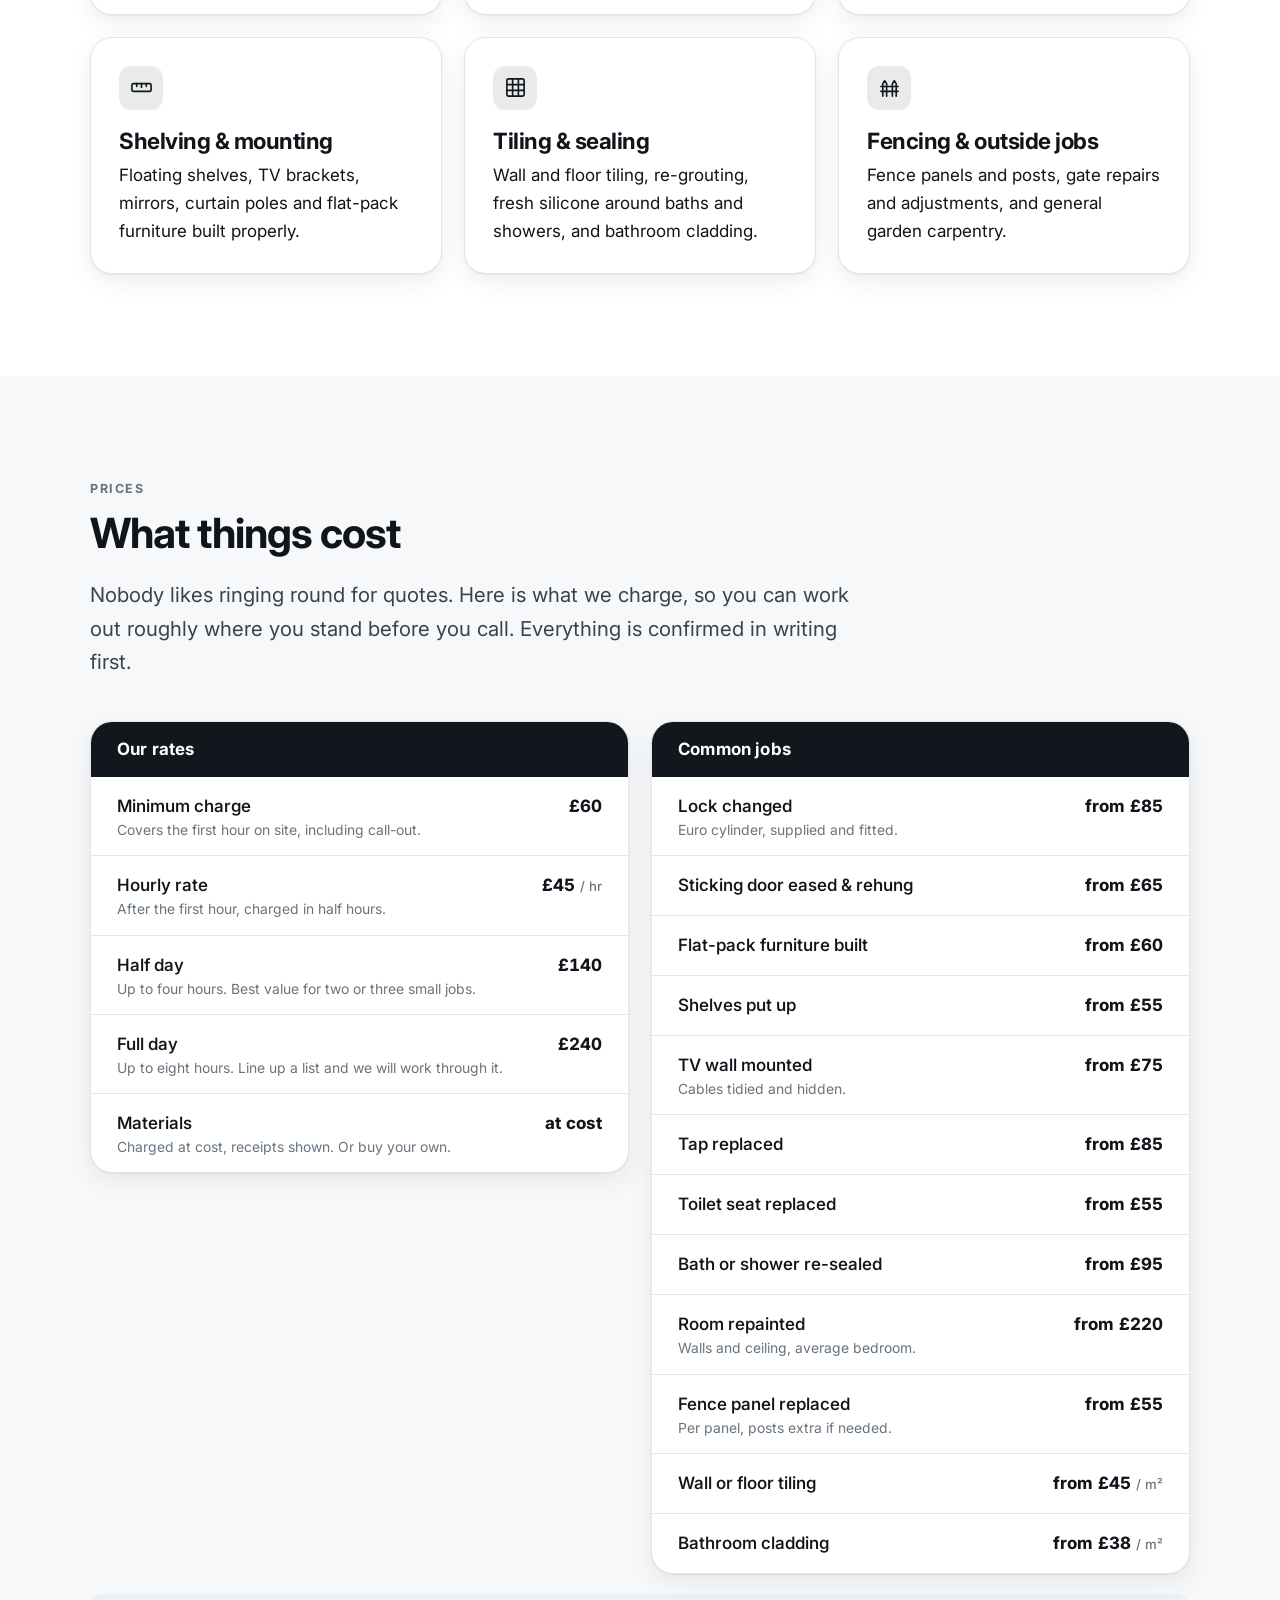
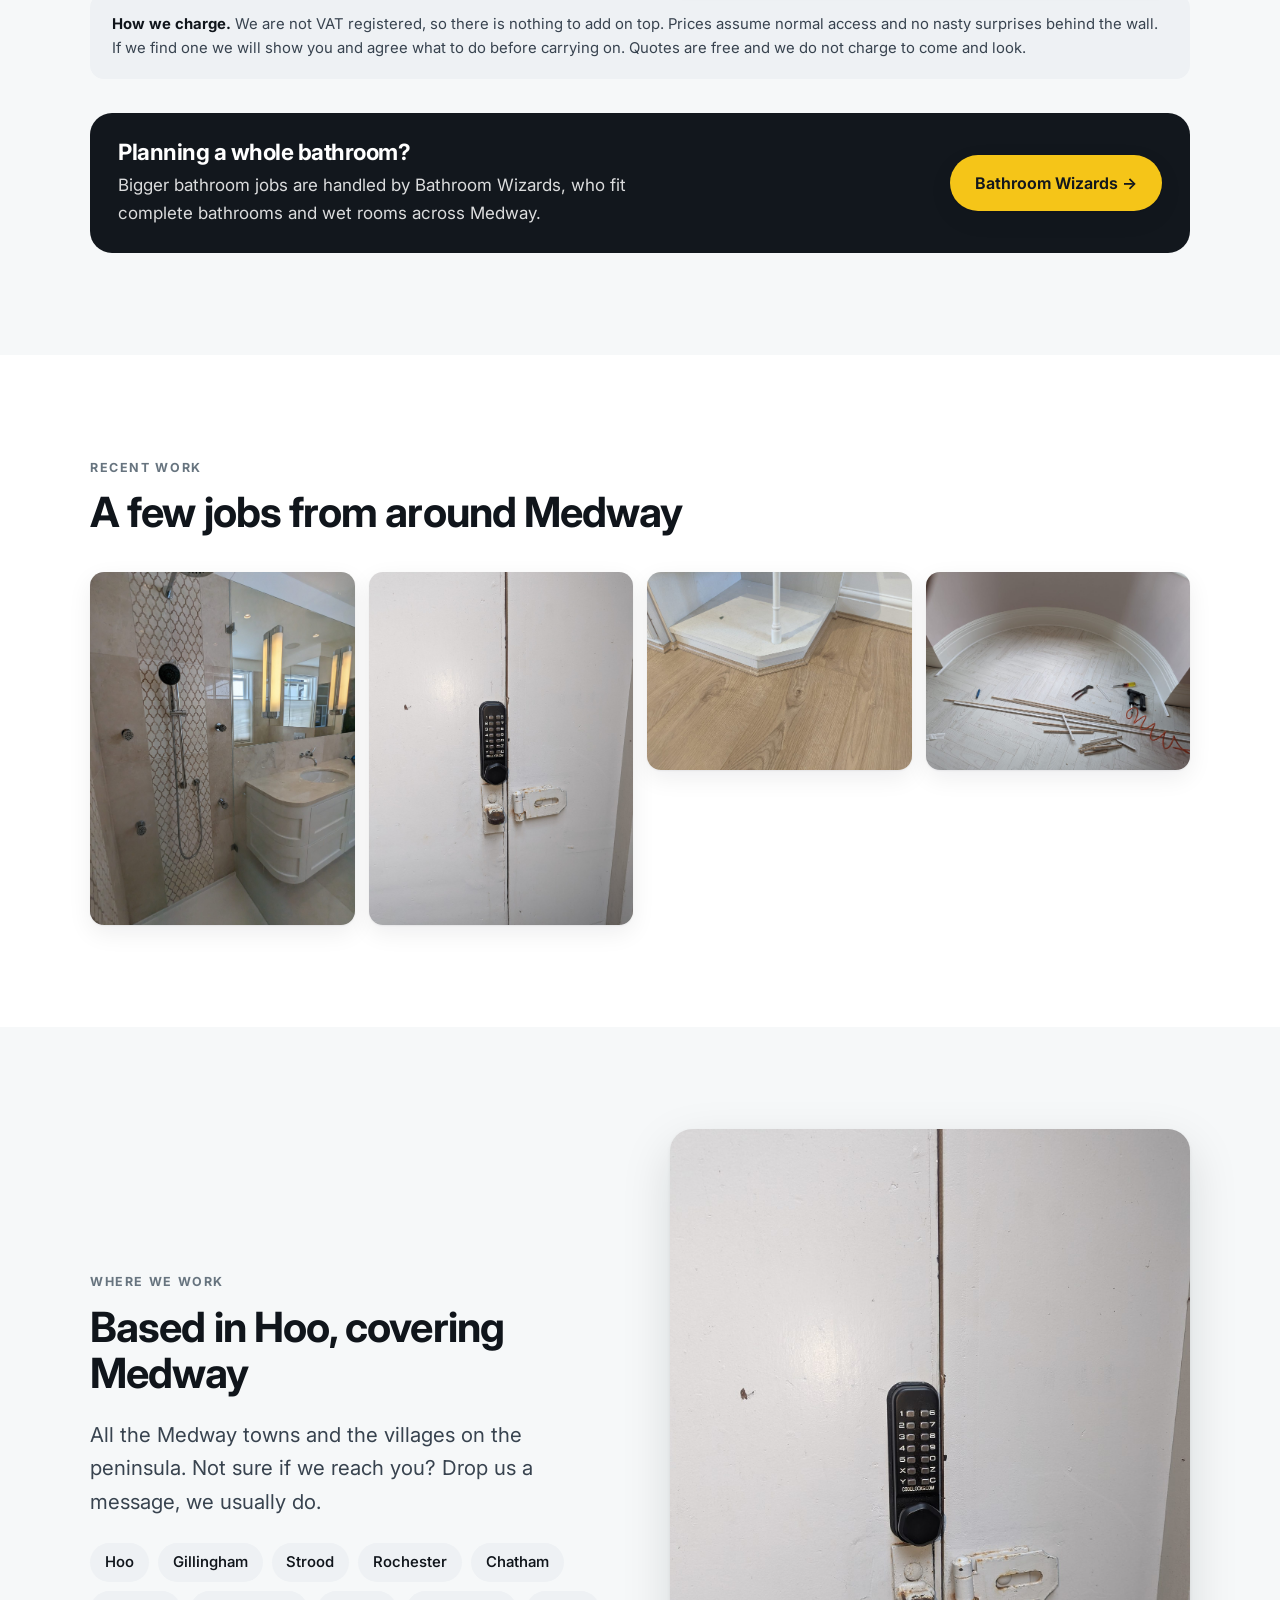
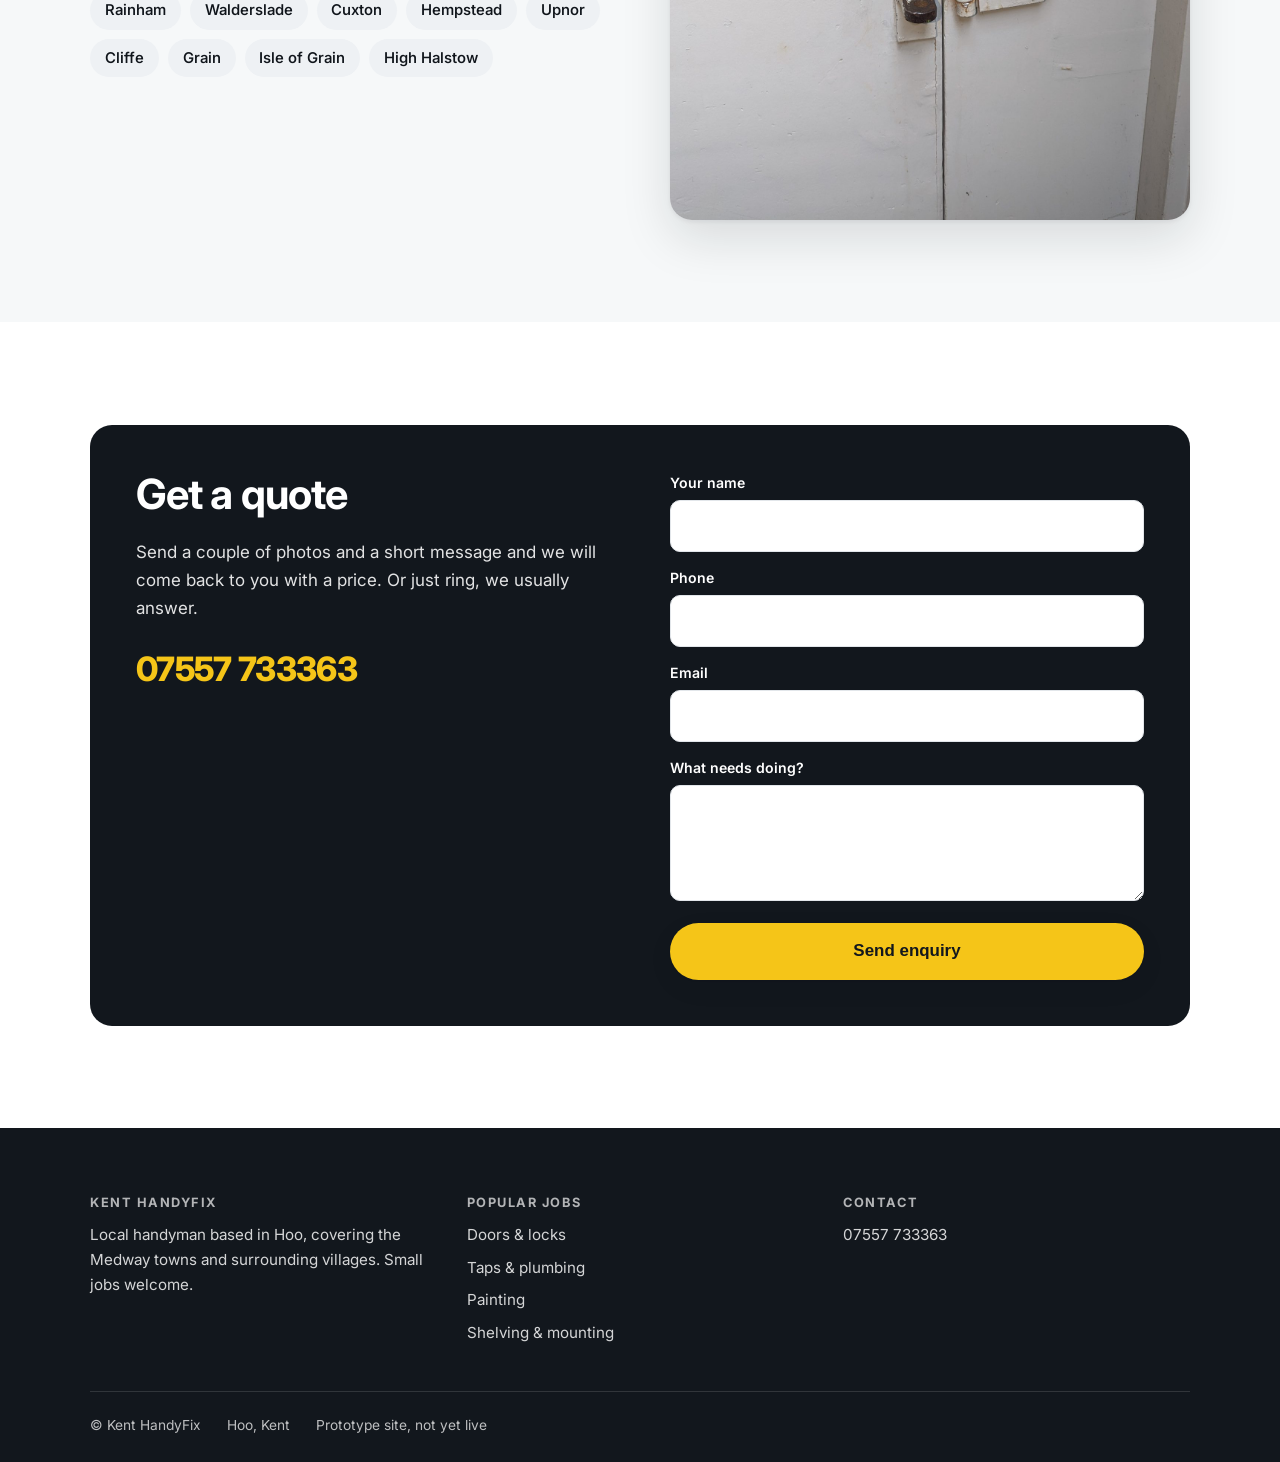
<file: handyfix/index.html>
<!doctype html>
<html lang="en-GB" data-brand="handyfix">
<head>
<meta charset="utf-8">
<meta name="viewport" content="width=device-width, initial-scale=1">
<meta name="robots" content="noindex, nofollow">
<title>Kent HandyFix | Handyman in Hoo, Medway &amp; Rochester</title>
<meta name="description" content="Local handyman covering Hoo, Medway, Rochester and Strood. Doors, locks, taps, shelving, painting, tiling and small repairs. Clear prices, small jobs welcome.">
<link rel="preconnect" href="https://fonts.googleapis.com">
<link rel="preconnect" href="https://fonts.gstatic.com" crossorigin>
<link href="https://fonts.googleapis.com/css2?family=Inter:wght@400;500;550;600;650;700;750;800&display=swap" rel="stylesheet">
<link rel="stylesheet" href="../assets/css/base.css">
<link rel="icon" href="../assets/img/logo-kenthandyfix.png">
</head>
<body>

<div class="proto-note">
  <strong>Prototype.</strong> Prices are researched draft figures to confirm before this goes live.
</div>

<header class="site-head">
  <div class="wrap">
    <a class="brandmark" href="#top">
      <img src="../assets/img/logo-kenthandyfix.png" alt="Kent HandyFix" style="height:50px">
    </a>
    <button class="nav-toggle" aria-label="Menu" aria-expanded="false"><span></span><span></span><span></span></button>
    <nav class="nav">
      <a href="#services">What we do</a>
      <a href="#prices">Prices</a>
      <a href="#work">Our work</a>
      <a href="#areas">Areas</a>
      <a class="btn btn-primary" href="tel:07557733363">Get a quote</a>
    </nav>
  </div>
</header>

<main id="top">

<section class="hero">
  <div class="hero-media">
    <img src="../assets/img/khf-bathroom.jpg" alt="Tiled shower and vanity unit finished by Kent HandyFix">
  </div>
  <div class="wrap">
    <div class="hero-inner">
      <p class="eyebrow">Hoo &middot; Medway &middot; Rochester &middot; Strood</p>
      <h1>The jobs you have been putting off, done properly.</h1>
      <p>Doors, locks, taps, shelves, painting and the small repairs nobody else will turn out for.
         Straight prices, tidy work, and we actually turn up.</p>
      <div class="hero-cta">
        <a class="btn btn-primary btn-lg" href="tel:07557733363">Call 07557 733363</a>
        <a class="btn btn-ghost-light btn-lg" href="#prices">See prices</a>
      </div>
      <div class="trustbar">
        <div><svg viewBox="0 0 24 24" aria-hidden="true"><path d="m4 12 5 5L20 6"/></svg> <strong>Small jobs</strong> welcome</div>
        <div><svg viewBox="0 0 24 24" aria-hidden="true"><path d="m4 12 5 5L20 6"/></svg> <strong>Tidy</strong> finish, cleaned up</div>
        <div><svg viewBox="0 0 24 24" aria-hidden="true"><path d="m4 12 5 5L20 6"/></svg> <strong>No VAT</strong> to add</div>
        <div><svg viewBox="0 0 24 24" aria-hidden="true"><path d="m4 12 5 5L20 6"/></svg> <strong>City &amp; Guilds</strong> joinery</div>
      </div>
    </div>
  </div>
</section>

<section id="services">
  <div class="wrap">
    <p class="eyebrow">What we do</p>
    <h2>No job too small. That is the whole point.</h2>
    <p class="lede narrow">Most trades will not get out of the van for an hour's work. We will.
       If it is on this list we can do it, and if it is not, just ask.</p>

    <div class="grid g3" style="margin-top:42px">
      <div class="card">
        <span class="ico"><svg viewBox="0 0 24 24" aria-hidden="true"><rect x="4" y="10" width="16" height="10" rx="2"/><path d="M8 10V7a4 4 0 0 1 8 0v3"/><path d="M12 14v2"/></svg></span>
        <h3>Doors &amp; locks</h3>
        <p>Lock changes, sticking doors eased, new handles and hinges, draught-proofing and door closers.</p>
      </div>
      <div class="card">
        <span class="ico"><svg viewBox="0 0 24 24" aria-hidden="true"><path d="M8 20h8"/><path d="M12 20v-6"/><path d="M6 10h8a4 4 0 0 1 4 4"/><path d="M8 6h4v4H8z"/><path d="M18 8v2"/></svg></span>
        <h3>Taps &amp; small plumbing</h3>
        <p>Dripping taps, new toilet seats, running cisterns, waste traps and isolating valves.</p>
      </div>
      <div class="card">
        <span class="ico"><svg viewBox="0 0 24 24" aria-hidden="true"><path d="M4 20c2 0 3-1 3-3 0-1.2 .8-2 2-2s2 .8 2 2c0 2.5-2.5 3-7 3Z"/><path d="M11 15 20 6a2 2 0 0 0-3-3l-9 9"/></svg></span>
        <h3>Painting &amp; decorating</h3>
        <p>Walls, ceilings and woodwork, inside and out. Clean edges and properly prepared surfaces.</p>
      </div>
      <div class="card">
        <span class="ico"><svg viewBox="0 0 24 24" aria-hidden="true"><rect x="2" y="8" width="20" height="8" rx="1.5"/><path d="M7 8v3M12 8v4M17 8v3"/></svg></span>
        <h3>Shelving &amp; mounting</h3>
        <p>Floating shelves, TV brackets, mirrors, curtain poles and flat-pack furniture built properly.</p>
      </div>
      <div class="card">
        <span class="ico"><svg viewBox="0 0 24 24" aria-hidden="true"><rect x="3" y="3" width="18" height="18" rx="2"/><path d="M3 9h18M3 15h18M9 3v18M15 3v18"/></svg></span>
        <h3>Tiling &amp; sealing</h3>
        <p>Wall and floor tiling, re-grouting, fresh silicone around baths and showers, and bathroom cladding.</p>
      </div>
      <div class="card">
        <span class="ico"><svg viewBox="0 0 24 24" aria-hidden="true"><path d="M5 21V8l2-3 2 3v13M15 21V8l2-3 2 3v13"/><path d="M3 11h18M3 16h18"/></svg></span>
        <h3>Fencing &amp; outside jobs</h3>
        <p>Fence panels and posts, gate repairs and adjustments, and general garden carpentry.</p>
      </div>
    </div>
  </div>
</section>

<section id="prices" class="alt">
  <div class="wrap">
    <p class="eyebrow">Prices</p>
    <h2>What things cost</h2>
    <p class="lede narrow">Nobody likes ringing round for quotes. Here is what we charge, so you can
       work out roughly where you stand before you call. Everything is confirmed in writing first.</p>

    <div class="grid g2" style="margin-top:42px; align-items:start">

      <div class="pricelist">
        <h3>Our rates</h3>
        <div class="prow">
          <div class="n">Minimum charge <small>Covers the first hour on site, including call-out.</small></div>
          <div class="p">&pound;60</div>
        </div>
        <div class="prow">
          <div class="n">Hourly rate <small>After the first hour, charged in half hours.</small></div>
          <div class="p">&pound;45 <span>/ hr</span></div>
        </div>
        <div class="prow">
          <div class="n">Half day <small>Up to four hours. Best value for two or three small jobs.</small></div>
          <div class="p">&pound;140</div>
        </div>
        <div class="prow">
          <div class="n">Full day <small>Up to eight hours. Line up a list and we will work through it.</small></div>
          <div class="p">&pound;240</div>
        </div>
        <div class="prow">
          <div class="n">Materials <small>Charged at cost, receipts shown. Or buy your own.</small></div>
          <div class="p">at cost</div>
        </div>
      </div>

      <div class="pricelist">
        <h3>Common jobs</h3>
        <div class="prow"><div class="n">Lock changed <small>Euro cylinder, supplied and fitted.</small></div><div class="p">from &pound;85</div></div>
        <div class="prow"><div class="n">Sticking door eased &amp; rehung</div><div class="p">from &pound;65</div></div>
        <div class="prow"><div class="n">Flat-pack furniture built</div><div class="p">from &pound;60</div></div>
        <div class="prow"><div class="n">Shelves put up</div><div class="p">from &pound;55</div></div>
        <div class="prow"><div class="n">TV wall mounted <small>Cables tidied and hidden.</small></div><div class="p">from &pound;75</div></div>
        <div class="prow"><div class="n">Tap replaced</div><div class="p">from &pound;85</div></div>
        <div class="prow"><div class="n">Toilet seat replaced</div><div class="p">from &pound;55</div></div>
        <div class="prow"><div class="n">Bath or shower re-sealed</div><div class="p">from &pound;95</div></div>
        <div class="prow"><div class="n">Room repainted <small>Walls and ceiling, average bedroom.</small></div><div class="p">from &pound;220</div></div>
        <div class="prow"><div class="n">Fence panel replaced <small>Per panel, posts extra if needed.</small></div><div class="p">from &pound;55</div></div>
        <div class="prow"><div class="n">Wall or floor tiling</div><div class="p">from &pound;45 <span>/ m&sup2;</span></div></div>
        <div class="prow"><div class="n">Bathroom cladding</div><div class="p">from &pound;38 <span>/ m&sup2;</span></div></div>
      </div>
    </div>

    <div class="pricenote">
      <strong>How we charge.</strong> We are not VAT registered, so there is nothing to add on top.
      Prices assume normal access and no nasty surprises behind the wall. If we find one we will
      show you and agree what to do before carrying on. Quotes are free and we do not charge to come and look.
    </div>

    <div style="margin-top:34px; padding:26px 28px; border-radius:22px; background:var(--brand); color:#fff; display:flex; flex-wrap:wrap; gap:20px; align-items:center; justify-content:space-between">
      <div style="max-width:34em">
        <h3 style="color:#fff; margin-bottom:.3em">Planning a whole bathroom?</h3>
        <p style="margin:0; opacity:.85">Bigger bathroom jobs are handled by Bathroom Wizards, who fit
           complete bathrooms and wet rooms across Medway.</p>
      </div>
      <a class="btn btn-primary" href="../bathrooms/">Bathroom Wizards &rarr;</a>
    </div>
  </div>
</section>

<section id="work">
  <div class="wrap">
    <p class="eyebrow">Recent work</p>
    <h2>A few jobs from around Medway</h2>
    <div class="gal" style="margin-top:36px">
      <img src="../assets/img/khf-bathroom.jpg" alt="Tiled shower with vanity unit and mirror" class="tall" loading="lazy">
      <img src="../assets/img/khf-lock.jpg" alt="Keypad door lock fitted to a external door" class="tall" loading="lazy">
      <img src="../assets/img/khf-tray.jpg" alt="Shower tray and new flooring fitted" loading="lazy">
      <img src="../assets/img/khf-skirting.jpg" alt="Skirting board being cut and fitted to a curved wall" loading="lazy">
    </div>
  </div>
</section>

<section id="areas" class="alt">
  <div class="wrap">
    <div class="split">
      <div>
        <p class="eyebrow">Where we work</p>
        <h2>Based in Hoo, covering Medway</h2>
        <p class="lede">All the Medway towns and the villages on the peninsula. Not sure if we reach
           you? Drop us a message, we usually do.</p>
        <div class="chips" style="margin-top:24px">
          <span>Hoo</span><span>Gillingham</span><span>Strood</span><span>Rochester</span>
          <span>Chatham</span><span>Rainham</span><span>Walderslade</span><span>Cuxton</span>
          <span>Hempstead</span><span>Upnor</span><span>Cliffe</span><span>Grain</span>
          <span>Isle of Grain</span><span>High Halstow</span>
        </div>
      </div>
      <div><img src="../assets/img/khf-lock.jpg" alt="Door lock fitted by Kent HandyFix" loading="lazy"></div>
    </div>
  </div>
</section>

<section id="contact">
  <div class="wrap">
    <div class="contact-card">
      <div class="split" style="align-items:start">
        <div>
          <h2>Get a quote</h2>
          <p style="opacity:.88; max-width:30em">Send a couple of photos and a short message and we
             will come back to you with a price. Or just ring, we usually answer.</p>
          <a class="big" href="tel:07557733363">07557 733363</a>
        </div>
        <div>
          <form action="https://formsubmit.co/kentishblockmakers@gmail.com" method="POST">
            <input type="hidden" name="_subject" value="Kent HandyFix website enquiry">
            <input type="text" name="_honey" style="display:none">
            <label class="field"><span>Your name</span><input type="text" name="name" required></label>
            <label class="field"><span>Phone</span><input type="tel" name="phone" required></label>
            <label class="field"><span>Email</span><input type="email" name="email"></label>
            <label class="field"><span>What needs doing?</span><textarea name="message" required></textarea></label>
            <button class="btn btn-primary btn-lg" type="submit" style="width:100%; justify-content:center">Send enquiry</button>
          </form>
        </div>
      </div>
    </div>
  </div>
</section>

</main>

<footer class="site-foot">
  <div class="wrap">
    <div class="foot-grid">
      <div>
        <h4>Kent HandyFix</h4>
        <p style="font-size:.95rem; opacity:.82; margin:0">Local handyman based in Hoo, covering the
           Medway towns and surrounding villages. Small jobs welcome.</p>
      </div>
      <div>
        <h4>Popular jobs</h4>
        <ul>
          <li><a href="#services">Doors &amp; locks</a></li>
          <li><a href="#services">Taps &amp; plumbing</a></li>
          <li><a href="#services">Painting</a></li>
          <li><a href="#services">Shelving &amp; mounting</a></li>
        </ul>
      </div>
      <div>
        <h4>Contact</h4>
        <ul>
          <li><a href="tel:07557733363">07557 733363</a></li>
        </ul>
      </div>
    </div>
    <div class="foot-base">
      <div>&copy; Kent HandyFix</div>
      <div>Hoo, Kent</div>
      <div>Prototype site, not yet live</div>
    </div>
  </div>
</footer>

<div class="callbar">
  <a class="btn btn-primary" href="tel:07557733363">Call now</a>
  <a class="btn btn-dark" href="#prices">See prices</a>
</div>

<script>
  var t = document.querySelector('.nav-toggle'), n = document.querySelector('.nav');
  t.addEventListener('click', function () {
    var open = n.classList.toggle('open');
    t.setAttribute('aria-expanded', open);
  });
  n.addEventListener('click', function (e) {
    if (e.target.tagName === 'A') n.classList.remove('open');
  });
</script>
</body>
</html>
</file>
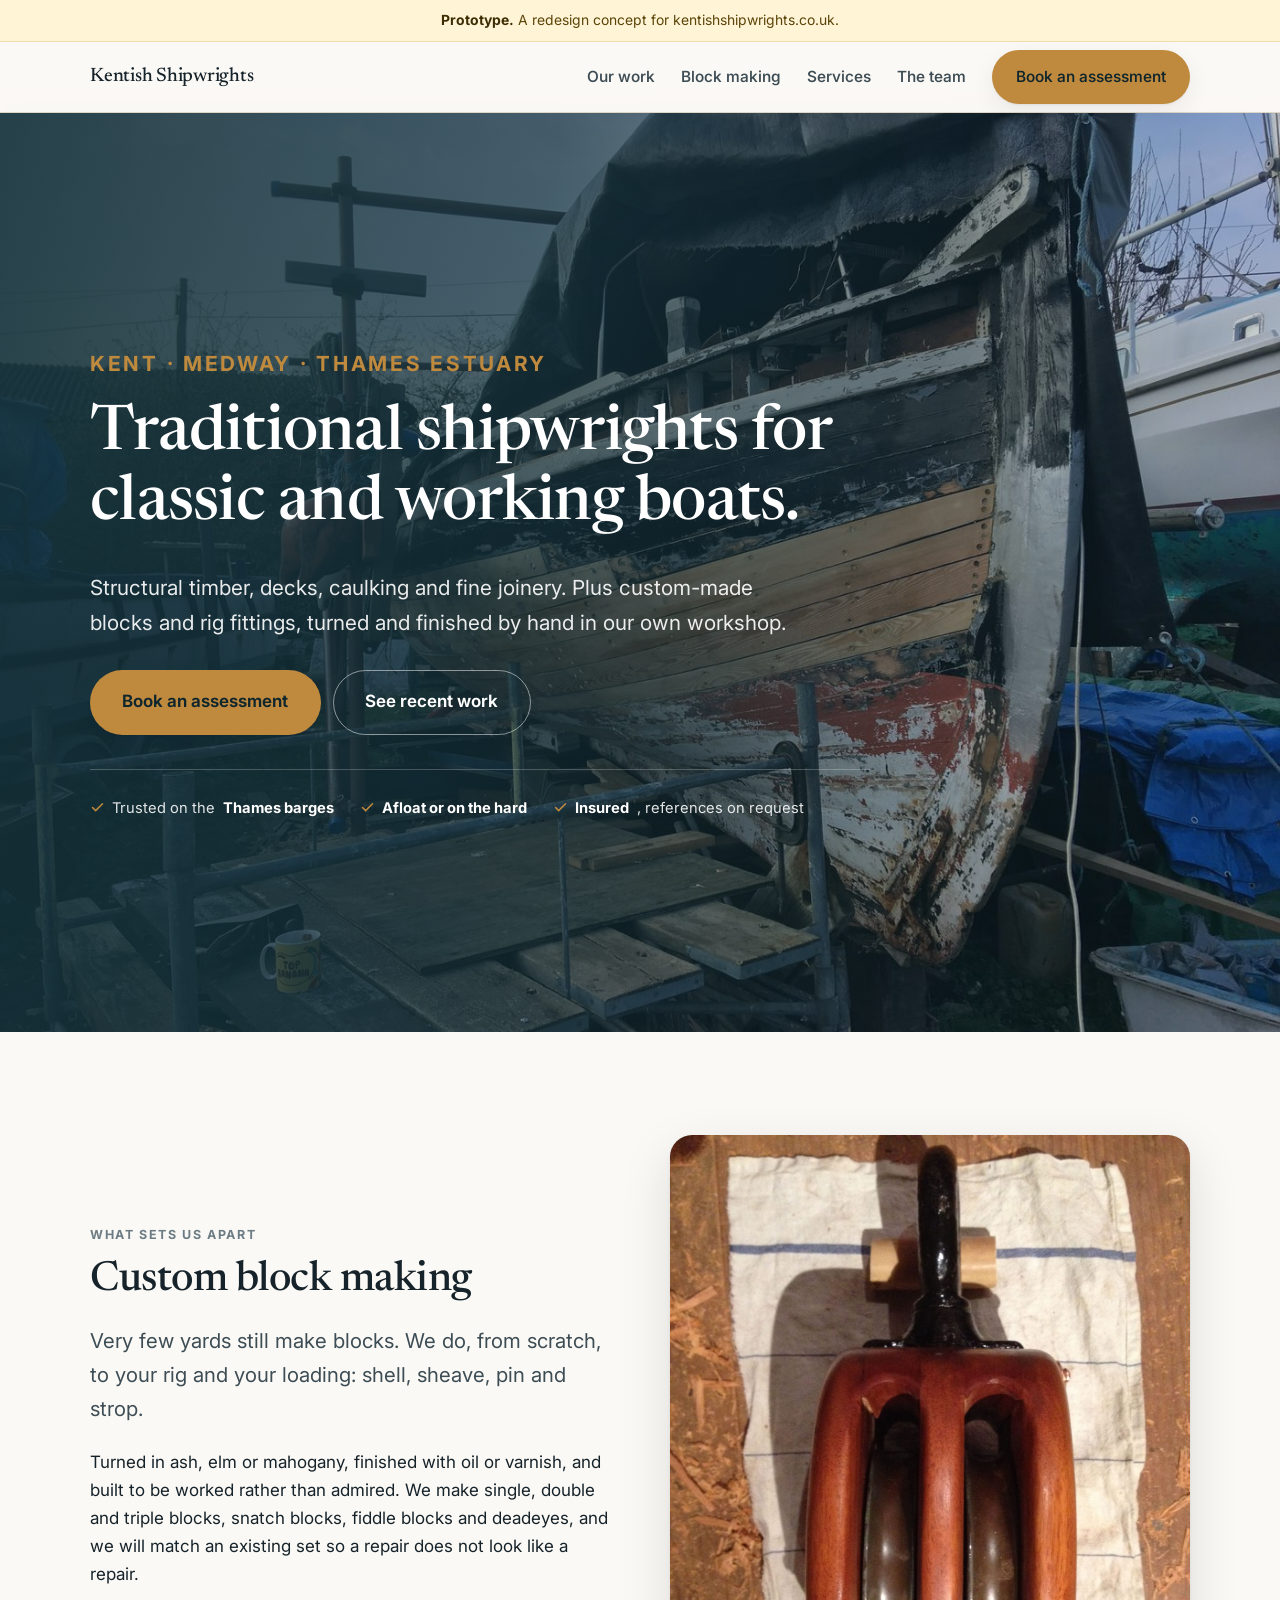
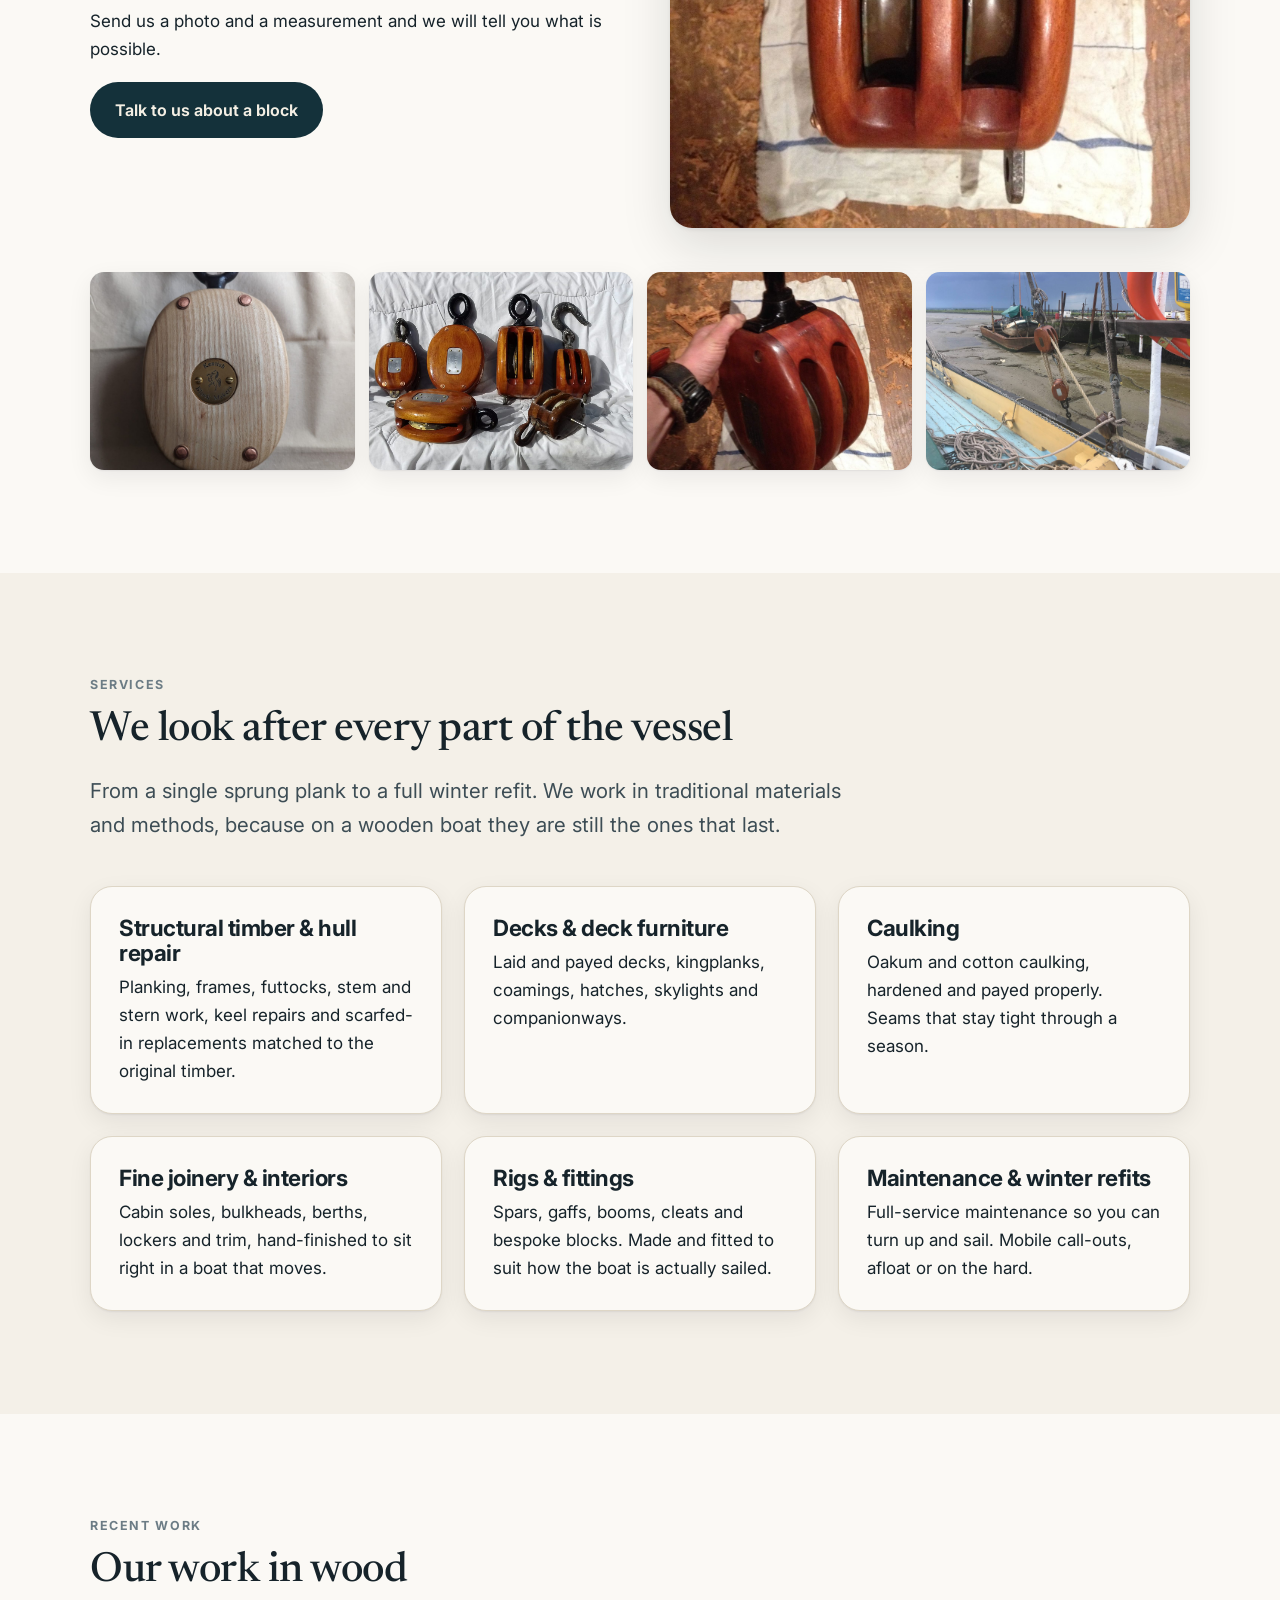
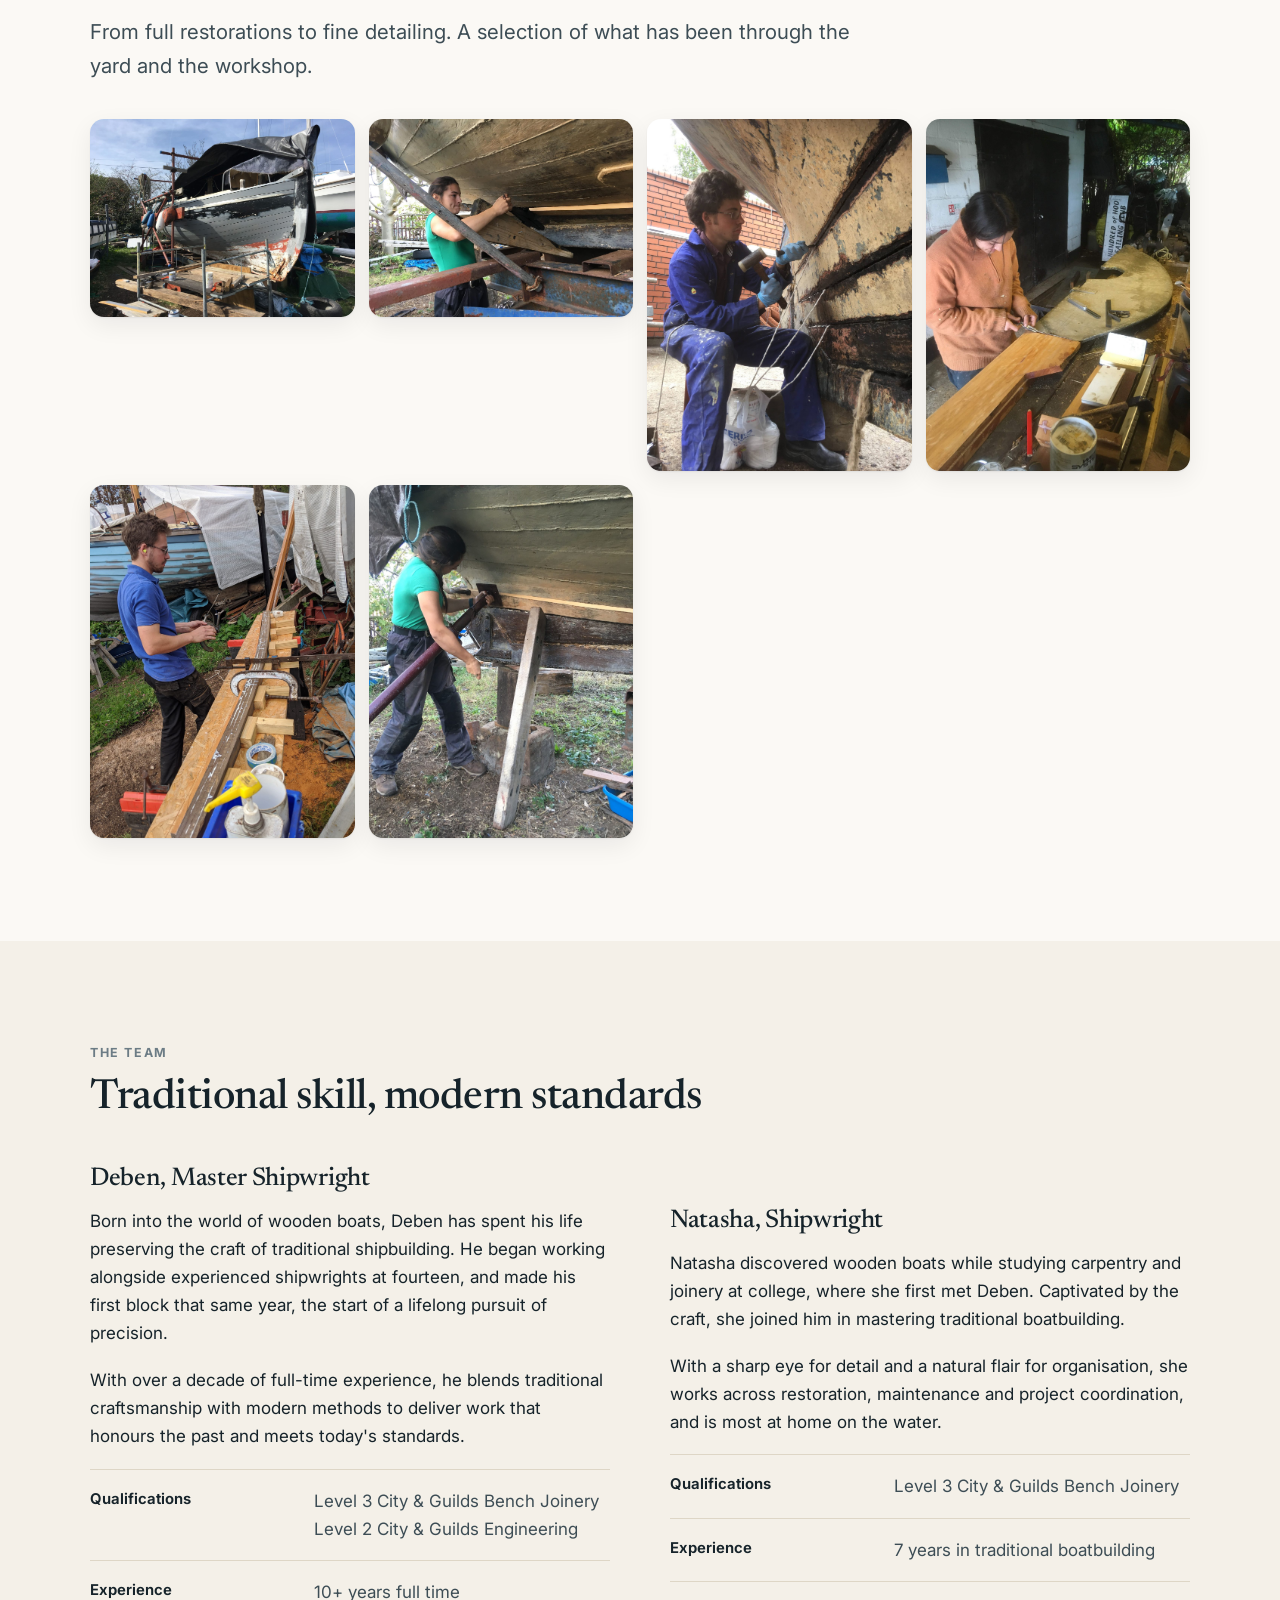
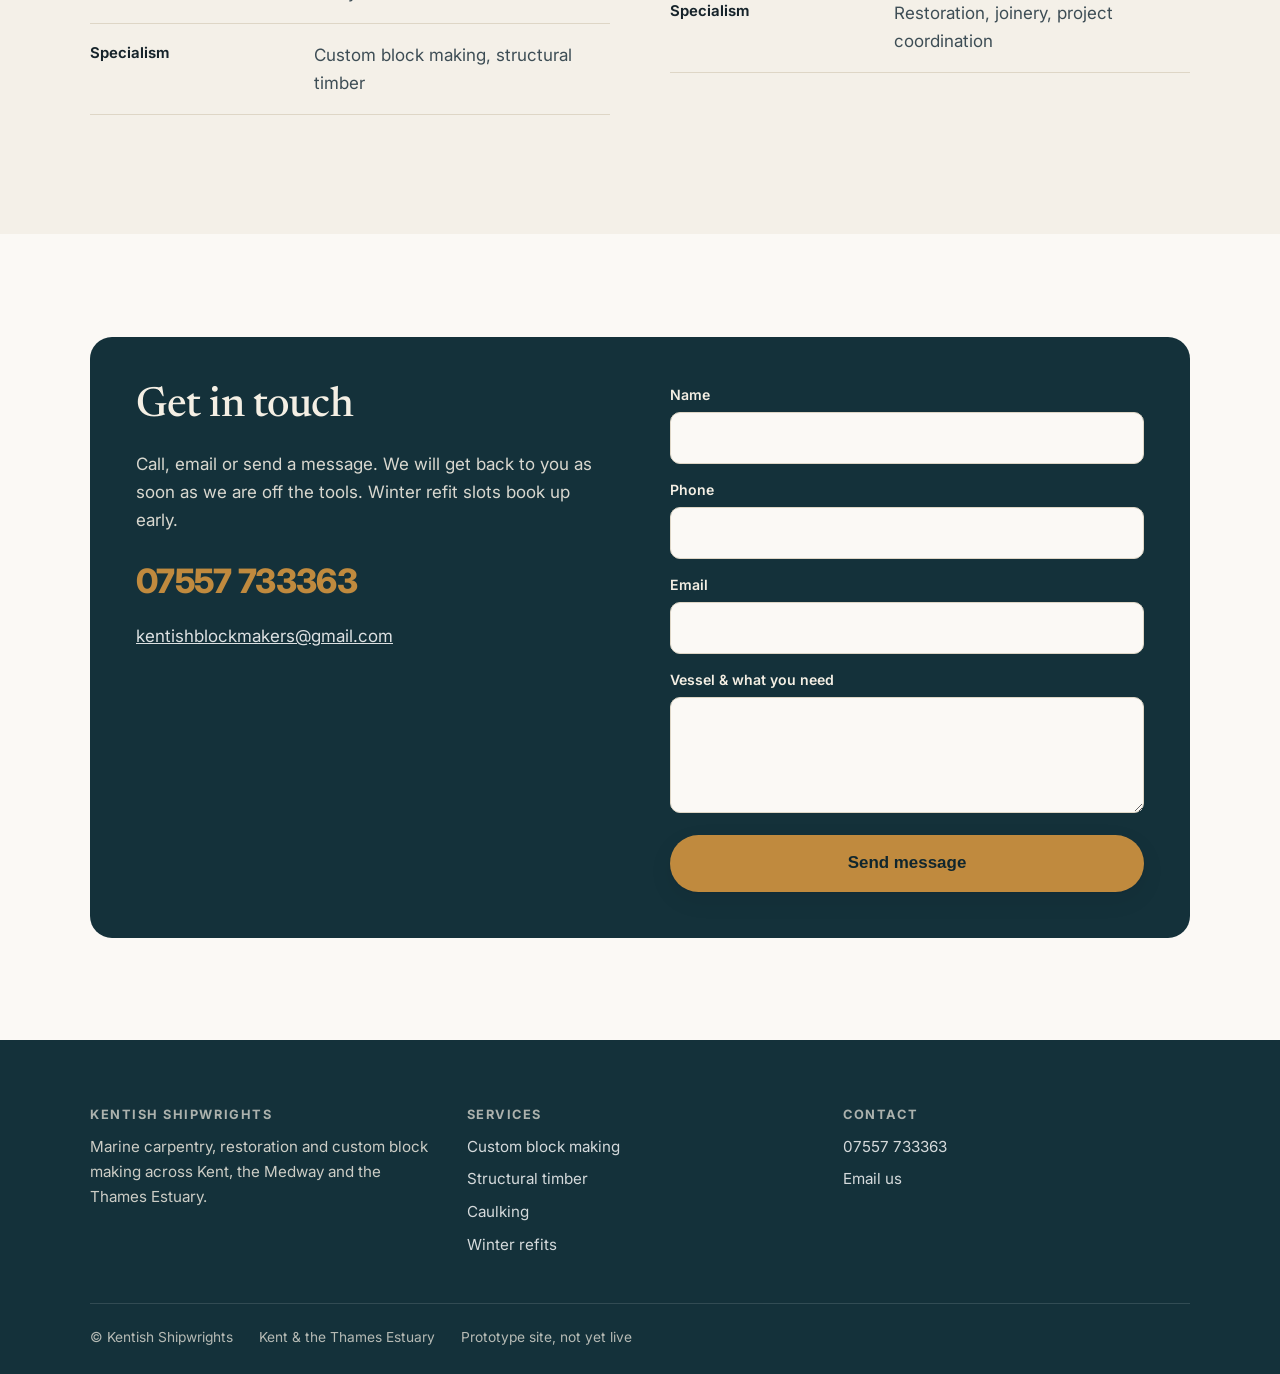
<file: shipwrights/index.html>
<!doctype html>
<html lang="en-GB" data-brand="shipwrights">
<head>
<meta charset="utf-8">
<meta name="viewport" content="width=device-width, initial-scale=1">
<meta name="robots" content="noindex, nofollow">
<title>Kentish Shipwrights | Marine Carpentry &amp; Custom Block Making, Kent</title>
<meta name="description" content="Traditional shipwrights covering Kent and the Thames Estuary. Structural timber, decks, oakum caulking, fine joinery and custom-made blocks and rig fittings. Trusted on the Thames barges.">
<link rel="preconnect" href="https://fonts.googleapis.com">
<link rel="preconnect" href="https://fonts.gstatic.com" crossorigin>
<link href="https://fonts.googleapis.com/css2?family=Inter:wght@400;500;550;600;650;700;750&family=Newsreader:ital,opsz,wght@0,6..72,400;0,6..72,500;0,6..72,600;1,6..72,400&display=swap" rel="stylesheet">
<link rel="stylesheet" href="../assets/css/base.css">
<style>
  h1, h2, .display { font-family: var(--serif); font-weight: 500; letter-spacing: -.012em; }
  h1 { font-weight: 500; }
  .hero-inner { max-width: 780px; }
  .spec { display: grid; gap: 0; border-top: 1px solid var(--line); }
  .spec > div { display: grid; grid-template-columns: minmax(140px, 200px) 1fr; gap: 24px;
                padding: 17px 0; border-bottom: 1px solid var(--line); }
  .spec dt { font-weight: 650; font-size: .93rem; }
  .spec dd { margin: 0; color: var(--ink-2); }
  @media (max-width: 600px) { .spec > div { grid-template-columns: 1fr; gap: 4px; } }
</style>
</head>
<body>

<div class="proto-note"><strong>Prototype.</strong> A redesign concept for kentishshipwrights.co.uk.</div>

<header class="site-head">
  <div class="wrap">
    <a class="brandmark" href="#top"><span class="display" style="font-size:1.22rem">Kentish&nbsp;Shipwrights</span></a>
    <button class="nav-toggle" aria-label="Menu" aria-expanded="false"><span></span><span></span><span></span></button>
    <nav class="nav">
      <a href="#work">Our work</a>
      <a href="#blocks">Block making</a>
      <a href="#services">Services</a>
      <a href="#team">The team</a>
      <a class="btn btn-primary" href="tel:07557733363">Book an assessment</a>
    </nav>
  </div>
</header>

<main id="top">

<section class="hero">
  <div class="hero-media"><img src="../assets/img/ks-barge-hero.jpg" alt="Thames sailing barge under restoration on the hard"></div>
  <div class="wrap">
    <div class="hero-inner">
      <p class="eyebrow">Kent &middot; Medway &middot; Thames Estuary</p>
      <h1>Traditional shipwrights for classic and working boats.</h1>
      <p>Structural timber, decks, caulking and fine joinery. Plus custom-made blocks and rig
         fittings, turned and finished by hand in our own workshop.</p>
      <div class="hero-cta">
        <a class="btn btn-primary btn-lg" href="#contact">Book an assessment</a>
        <a class="btn btn-ghost-light btn-lg" href="#work">See recent work</a>
      </div>
      <div class="trustbar">
        <div><svg viewBox="0 0 24 24" aria-hidden="true"><path d="m4 12 5 5L20 6"/></svg> Trusted on the <strong>Thames barges</strong></div>
        <div><svg viewBox="0 0 24 24" aria-hidden="true"><path d="m4 12 5 5L20 6"/></svg> <strong>Afloat or on the hard</strong></div>
        <div><svg viewBox="0 0 24 24" aria-hidden="true"><path d="m4 12 5 5L20 6"/></svg> <strong>Insured</strong>, references on request</div>
      </div>
    </div>
  </div>
</section>

<section id="blocks">
  <div class="wrap">
    <div class="split">
      <div>
        <p class="eyebrow">What sets us apart</p>
        <h2>Custom block making</h2>
        <p class="lede">Very few yards still make blocks. We do, from scratch, to your rig and your
           loading: shell, sheave, pin and strop.</p>
        <p>Turned in ash, elm or mahogany, finished with oil or varnish, and built to be worked
           rather than admired. We make single, double and triple blocks, snatch blocks, fiddle
           blocks and deadeyes, and we will match an existing set so a repair does not look like a repair.</p>
        <p>Send us a photo and a measurement and we will tell you what is possible.</p>
        <a class="btn btn-dark" href="#contact">Talk to us about a block</a>
      </div>
      <div><img src="../assets/img/ks-block-mahogany.jpg" alt="Hand-finished mahogany double block with brass fittings" loading="lazy"></div>
    </div>

    <div class="gal" style="margin-top:44px">
      <img src="../assets/img/ks-block-ash.jpg" alt="Ash block with brass sheave" loading="lazy">
      <img src="../assets/img/ks-block-range.jpg" alt="A range of finished wooden blocks" loading="lazy">
      <img src="../assets/img/ks-block-detail.jpg" alt="Detail of a varnished double block" loading="lazy">
      <img src="../assets/img/ks-rigging.jpg" alt="Block in service on a Thames barge rig" loading="lazy">
    </div>
  </div>
</section>

<section id="services" class="alt">
  <div class="wrap">
    <p class="eyebrow">Services</p>
    <h2>We look after every part of the vessel</h2>
    <p class="lede narrow">From a single sprung plank to a full winter refit. We work in traditional
       materials and methods, because on a wooden boat they are still the ones that last.</p>

    <div class="grid g2" style="margin-top:44px">
      <div class="card">
        <h3>Structural timber &amp; hull repair</h3>
        <p>Planking, frames, futtocks, stem and stern work, keel repairs and scarfed-in replacements
           matched to the original timber.</p>
      </div>
      <div class="card">
        <h3>Decks &amp; deck furniture</h3>
        <p>Laid and payed decks, kingplanks, coamings, hatches, skylights and companionways.</p>
      </div>
      <div class="card">
        <h3>Caulking</h3>
        <p>Oakum and cotton caulking, hardened and payed properly. Seams that stay tight through a season.</p>
      </div>
      <div class="card">
        <h3>Fine joinery &amp; interiors</h3>
        <p>Cabin soles, bulkheads, berths, lockers and trim, hand-finished to sit right in a boat that moves.</p>
      </div>
      <div class="card">
        <h3>Rigs &amp; fittings</h3>
        <p>Spars, gaffs, booms, cleats and bespoke blocks. Made and fitted to suit how the boat is actually sailed.</p>
      </div>
      <div class="card">
        <h3>Maintenance &amp; winter refits</h3>
        <p>Full-service maintenance so you can turn up and sail. Mobile call-outs, afloat or on the hard.</p>
      </div>
    </div>
  </div>
</section>

<section id="work">
  <div class="wrap">
    <p class="eyebrow">Recent work</p>
    <h2>Our work in wood</h2>
    <p class="lede narrow">From full restorations to fine detailing. A selection of what has been
       through the yard and the workshop.</p>
    <div class="gal" style="margin-top:36px">
      <img src="../assets/img/ks-barge.jpg" alt="Sailing barge hull under restoration" loading="lazy">
      <img src="../assets/img/ks-natasha-hull.jpg" alt="Shipwright fitting new timber to a hull" loading="lazy">
      <img src="../assets/img/ks-frame.jpg" alt="Repair work to a vessel's frame" class="tall" loading="lazy">
      <img src="../assets/img/ks-bench.jpg" alt="Bench joinery in the workshop" class="tall" loading="lazy">
      <img src="../assets/img/ks-timber.jpg" alt="Long timber being shaped" class="tall" loading="lazy">
      <img src="../assets/img/ks-natasha-timber.jpg" alt="Shaping timber by hand" class="tall" loading="lazy">
    </div>
  </div>
</section>

<section id="team" class="alt">
  <div class="wrap">
    <p class="eyebrow">The team</p>
    <h2>Traditional skill, modern standards</h2>

    <div class="split" style="margin-top:44px">
      <div>
        <h3 class="display" style="font-size:1.6rem">Deben, Master Shipwright</h3>
        <p>Born into the world of wooden boats, Deben has spent his life preserving the craft of
           traditional shipbuilding. He began working alongside experienced shipwrights at fourteen,
           and made his first block that same year, the start of a lifelong pursuit of precision.</p>
        <p>With over a decade of full-time experience, he blends traditional craftsmanship with modern
           methods to deliver work that honours the past and meets today's standards.</p>
        <dl class="spec">
          <div><dt>Qualifications</dt><dd>Level 3 City &amp; Guilds Bench Joinery<br>Level 2 City &amp; Guilds Engineering</dd></div>
          <div><dt>Experience</dt><dd>10+ years full time</dd></div>
          <div><dt>Specialism</dt><dd>Custom block making, structural timber</dd></div>
        </dl>
      </div>
      <div>
        <h3 class="display" style="font-size:1.6rem">Natasha, Shipwright</h3>
        <p>Natasha discovered wooden boats while studying carpentry and joinery at college, where she
           first met Deben. Captivated by the craft, she joined him in mastering traditional boatbuilding.</p>
        <p>With a sharp eye for detail and a natural flair for organisation, she works across
           restoration, maintenance and project coordination, and is most at home on the water.</p>
        <dl class="spec">
          <div><dt>Qualifications</dt><dd>Level 3 City &amp; Guilds Bench Joinery</dd></div>
          <div><dt>Experience</dt><dd>7 years in traditional boatbuilding</dd></div>
          <div><dt>Specialism</dt><dd>Restoration, joinery, project coordination</dd></div>
        </dl>
      </div>
    </div>
  </div>
</section>

<section id="contact">
  <div class="wrap">
    <div class="contact-card">
      <div class="split" style="align-items:start">
        <div>
          <h2>Get in touch</h2>
          <p style="opacity:.88; max-width:30em">Call, email or send a message. We will get back to
             you as soon as we are off the tools. Winter refit slots book up early.</p>
          <a class="big" href="tel:07557733363">07557 733363</a>
          <p style="margin-top:14px; opacity:.85"><a href="mailto:kentishblockmakers@gmail.com" style="color:#fff">kentishblockmakers@gmail.com</a></p>
        </div>
        <div>
          <form action="https://formsubmit.co/kentishblockmakers@gmail.com" method="POST">
            <input type="hidden" name="_subject" value="Kentish Shipwrights enquiry">
            <input type="text" name="_honey" style="display:none">
            <label class="field"><span>Name</span><input type="text" name="name" required></label>
            <label class="field"><span>Phone</span><input type="tel" name="phone" required></label>
            <label class="field"><span>Email</span><input type="email" name="email"></label>
            <label class="field"><span>Vessel &amp; what you need</span><textarea name="message" required></textarea></label>
            <button class="btn btn-primary btn-lg" type="submit" style="width:100%; justify-content:center">Send message</button>
          </form>
        </div>
      </div>
    </div>
  </div>
</section>

</main>

<footer class="site-foot">
  <div class="wrap">
    <div class="foot-grid">
      <div>
        <h4>Kentish Shipwrights</h4>
        <p style="font-size:.95rem; opacity:.82; margin:0">Marine carpentry, restoration and custom
           block making across Kent, the Medway and the Thames Estuary.</p>
      </div>
      <div>
        <h4>Services</h4>
        <ul>
          <li><a href="#blocks">Custom block making</a></li>
          <li><a href="#services">Structural timber</a></li>
          <li><a href="#services">Caulking</a></li>
          <li><a href="#services">Winter refits</a></li>
        </ul>
      </div>
      <div>
        <h4>Contact</h4>
        <ul>
          <li><a href="tel:07557733363">07557 733363</a></li>
          <li><a href="mailto:kentishblockmakers@gmail.com">Email us</a></li>
        </ul>
      </div>
    </div>
    <div class="foot-base">
      <div>&copy; Kentish Shipwrights</div>
      <div>Kent &amp; the Thames Estuary</div>
      <div>Prototype site, not yet live</div>
    </div>
  </div>
</footer>

<div class="callbar">
  <a class="btn btn-primary" href="tel:07557733363">Call now</a>
  <a class="btn btn-dark" href="#contact">Message</a>
</div>

<script>
  var t = document.querySelector('.nav-toggle'), n = document.querySelector('.nav');
  t.addEventListener('click', function () { t.setAttribute('aria-expanded', n.classList.toggle('open')); });
  n.addEventListener('click', function (e) { if (e.target.tagName === 'A') n.classList.remove('open'); });
</script>
</body>
</html>
</file>
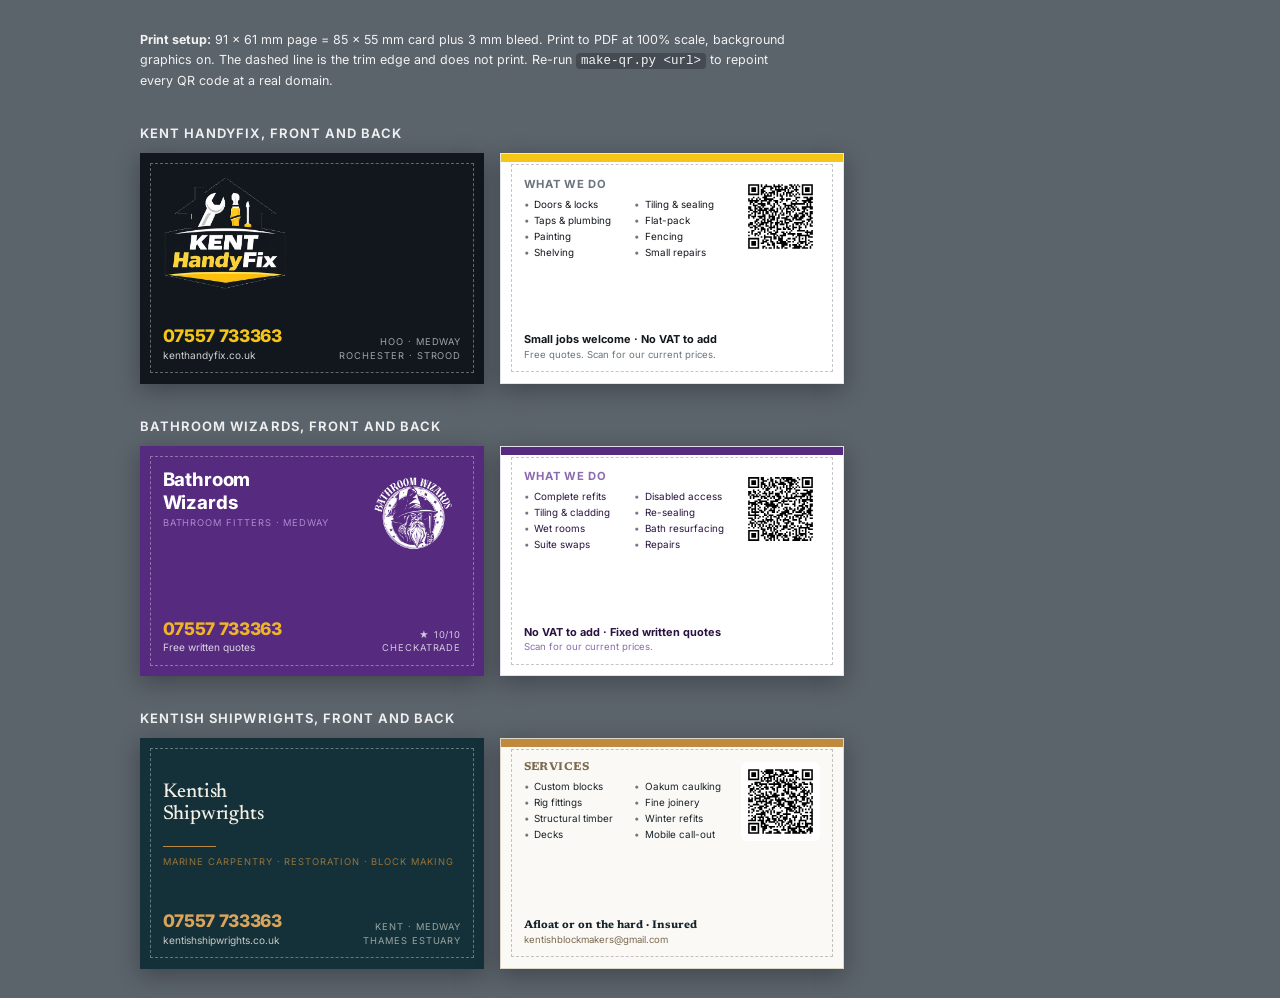
<file: print/business-cards.html>
<!doctype html>
<html lang="en-GB">
<head>
<meta charset="utf-8">
<title>Business Cards - Kent Trades</title>
<link href="https://fonts.googleapis.com/css2?family=Inter:wght@400;500;600;650;700;750;800&family=Newsreader:opsz,wght@6..72,400;6..72,500;6..72,600&display=swap" rel="stylesheet">
<style>
  /* UK standard business card 85 x 55 mm, plus 3mm bleed all round = 91 x 61 mm.
     Trim marks sit at the 3mm inset. Keep all text inside the safe area (6mm from bleed edge). */
  @page { size: 91mm 61mm; margin: 0; }

  :root { --bleed: 3mm; --safe: 6mm; }

  * { box-sizing: border-box; -webkit-print-color-adjust: exact; print-color-adjust: exact; }

  body {
    margin: 0; background: #5b636b; font-family: "Inter", system-ui, sans-serif;
    padding: 30px 20px;
  }

  .sheet { max-width: 1000px; margin: 0 auto; }
  .label { color: #fff; font-size: 13px; font-weight: 650; letter-spacing: .08em;
           text-transform: uppercase; margin: 34px 0 12px; opacity: .9; }
  .pair { display: flex; flex-wrap: wrap; gap: 16px; }

  .card {
    width: 91mm; height: 61mm; padding: var(--safe); position: relative;
    overflow: hidden; display: flex; flex-direction: column;
    background: #fff; color: #111;
    box-shadow: 0 6px 22px rgba(0,0,0,.3);
  }
  /* trim guide - screen only */
  .card::after {
    content: ""; position: absolute; inset: var(--bleed);
    outline: 1px dashed rgba(255,255,255,.34); pointer-events: none;
  }
  .card.light::after { outline-color: rgba(0,0,0,.22); }

  .qr { width: 21mm; height: 21mm; background: #fff; padding: 1.2mm; border-radius: 1.5mm; }
  .qr img { width: 100%; height: 100%; display: block; }

  .name { font-size: 12.5pt; font-weight: 750; letter-spacing: -.01em; margin: 0; }
  .role { font-size: 7pt; letter-spacing: .1em; text-transform: uppercase; opacity: .75; margin: .3em 0 0; }
  .tel  { font-size: 13pt; font-weight: 800; letter-spacing: -.02em; margin: 0; }
  .web  { font-size: 7.6pt; opacity: .8; margin: .25em 0 0; word-break: break-all; }
  .push { margin-top: auto; }
  ul.svc { list-style: none; margin: 0; padding: 0; columns: 2; column-gap: 5mm; }
  ul.svc li { font-size: 7.4pt; line-height: 1.62; break-inside: avoid; }
  ul.svc li::before { content: "\2022"; margin-right: .45em; opacity: .6; }

  /* ---------- Kent HandyFix ---------- */
  .khf-front { background: #12171d; color: #fff; }
  .khf-front .logo { width: 33mm; }
  .khf-front .tel { color: #f5c518; }
  .khf-back { background: #fff; color: #12171d; border: .3mm solid #e4e7ea; }
  .khf-back .bar { height: 2.2mm; background: #f5c518; position: absolute; left: 0; right: 0; top: 0; }
  .khf-back h4 { font-size: 8.4pt; margin: 0 0 1.6mm; letter-spacing: .06em; text-transform: uppercase; color: #6a747d; }

  /* ---------- Bathroom Wizards ---------- */
  .bw-front { background: #562b7f; color: #fff; }
  .bw-front .logo { width: 25mm; }
  .bw-front .tel { color: #f0b429; }
  .bw-back { background: #fff; color: #2a1240; border: .3mm solid #e6dff0; }
  .bw-back .bar { height: 2.2mm; background: #562b7f; position: absolute; left: 0; right: 0; top: 0; }
  .bw-back h4 { font-size: 8.4pt; margin: 0 0 1.6mm; letter-spacing: .06em; text-transform: uppercase; color: #8b6bb0; }

  /* ---------- Kentish Shipwrights ---------- */
  .ks-front { background: #14313a; color: #f4efe4; }
  .ks-front .wordmark { font-family: "Newsreader", Georgia, serif; font-size: 15pt; font-weight: 500;
                        line-height: 1.12; letter-spacing: -.01em; }
  .ks-front .rule { width: 14mm; height: .5mm; background: #c08a3e; margin: 2.2mm 0; }
  .ks-front .tel { color: #d9a45c; }
  .ks-back { background: #fbf9f5; color: #16232a; border: .3mm solid #ded6c6; }
  .ks-back .bar { height: 2.2mm; background: #c08a3e; position: absolute; left: 0; right: 0; top: 0; }
  .ks-back h4 { font-size: 8.4pt; margin: 0 0 1.6mm; letter-spacing: .06em; text-transform: uppercase; color: #7b6a4f;
                font-family: "Newsreader", Georgia, serif; letter-spacing: .04em; }

  .row { display: flex; gap: 4mm; align-items: flex-end; justify-content: space-between; }

  @media print {
    body { background: #fff; padding: 0; }
    .label, .note { display: none; }
    .sheet { max-width: none; }
    .pair { display: block; gap: 0; }
    .card { box-shadow: none; page-break-after: always; break-after: page; }
    .card::after { display: none; }
  }
  .note { color:#fff; font-size:12.5px; line-height:1.6; opacity:.92; max-width:660px; margin:0 0 6px; }
  .note code { background: rgba(0,0,0,.25); padding: 1px 5px; border-radius: 4px; }
</style>
</head>
<body>
<div class="sheet">

  <p class="note"><strong>Print setup:</strong> 91 &times; 61&nbsp;mm page = 85 &times; 55&nbsp;mm card plus 3&nbsp;mm bleed.
     Print to PDF at 100% scale, background graphics on. The dashed line is the trim edge and does not print.
     Re-run <code>make-qr.py &lt;url&gt;</code> to repoint every QR code at a real domain.</p>

  <!-- ============ KENT HANDYFIX ============ -->
  <p class="label">Kent HandyFix, front and back</p>
  <div class="pair">
    <div class="card khf-front">
      <img class="logo" src="../assets/img/logo-kenthandyfix.png" alt="">
      <div class="push row">
        <div>
          <p class="tel">07557 733363</p>
          <p class="web">kenthandyfix.co.uk</p>
        </div>
        <div style="text-align:right">
          <p class="role" style="opacity:.6">Hoo &middot; Medway</p>
          <p class="role" style="opacity:.6">Rochester &middot; Strood</p>
        </div>
      </div>
    </div>

    <div class="card khf-back light">
      <div class="bar"></div>
      <div class="row" style="align-items:flex-start">
        <div style="flex:1">
          <h4>What we do</h4>
          <ul class="svc">
            <li>Doors &amp; locks</li><li>Taps &amp; plumbing</li>
            <li>Painting</li><li>Shelving</li>
            <li>Tiling &amp; sealing</li><li>Flat-pack</li>
            <li>Fencing</li><li>Small repairs</li>
          </ul>
        </div>
        <div class="qr"><img src="qr/qr-handyfix.svg" alt="Scan for kenthandyfix.co.uk"></div>
      </div>
      <div class="push">
        <p style="margin:0; font-size:8.2pt; font-weight:700">Small jobs welcome &middot; No VAT to add</p>
        <p style="margin:.3em 0 0; font-size:7.2pt; color:#6a747d">Free quotes. Scan for our current prices.</p>
      </div>
    </div>
  </div>

  <!-- ============ BATHROOM WIZARDS ============ -->
  <p class="label">Bathroom Wizards, front and back</p>
  <div class="pair">
    <div class="card bw-front">
      <div class="row" style="align-items:flex-start">
        <div>
          <p class="name" style="font-size:14pt">Bathroom<br>Wizards</p>
          <p class="role" style="color:#c9a8e8">Bathroom fitters &middot; Medway</p>
        </div>
        <img class="logo" src="../assets/img/logo-bathroomwizards.png" alt="">
      </div>
      <div class="push row">
        <div>
          <p class="tel">07557 733363</p>
          <p class="web">Free written quotes</p>
        </div>
        <div style="text-align:right">
          <p class="role" style="opacity:.75">&#9733; 10/10</p>
          <p class="role" style="opacity:.75">Checkatrade</p>
        </div>
      </div>
    </div>

    <div class="card bw-back light">
      <div class="bar"></div>
      <div class="row" style="align-items:flex-start">
        <div style="flex:1">
          <h4>What we do</h4>
          <ul class="svc">
            <li>Complete refits</li><li>Tiling &amp; cladding</li>
            <li>Wet rooms</li><li>Suite swaps</li>
            <li>Disabled access</li><li>Re-sealing</li>
            <li>Bath resurfacing</li><li>Repairs</li>
          </ul>
        </div>
        <div class="qr"><img src="qr/qr-bathrooms.svg" alt="Scan for our current price list"></div>
      </div>
      <div class="push">
        <p style="margin:0; font-size:8.2pt; font-weight:700">No VAT to add &middot; Fixed written quotes</p>
        <p style="margin:.3em 0 0; font-size:7.2pt; color:#8b6bb0">Scan for our current prices.</p>
      </div>
    </div>
  </div>

  <!-- ============ KENTISH SHIPWRIGHTS ============ -->
  <p class="label">Kentish Shipwrights, front and back</p>
  <div class="pair">
    <div class="card ks-front">
      <div>
        <p class="wordmark">Kentish<br>Shipwrights</p>
        <div class="rule"></div>
        <p class="role" style="color:#c08a3e">Marine carpentry &middot; Restoration &middot; Block making</p>
      </div>
      <div class="push row">
        <div>
          <p class="tel">07557 733363</p>
          <p class="web">kentishshipwrights.co.uk</p>
        </div>
        <div style="text-align:right">
          <p class="role" style="opacity:.6">Kent &middot; Medway</p>
          <p class="role" style="opacity:.6">Thames Estuary</p>
        </div>
      </div>
    </div>

    <div class="card ks-back light">
      <div class="bar"></div>
      <div class="row" style="align-items:flex-start">
        <div style="flex:1">
          <h4>Services</h4>
          <ul class="svc">
            <li>Custom blocks</li><li>Rig fittings</li>
            <li>Structural timber</li><li>Decks</li>
            <li>Oakum caulking</li><li>Fine joinery</li>
            <li>Winter refits</li><li>Mobile call-out</li>
          </ul>
        </div>
        <div class="qr"><img src="qr/qr-shipwrights.svg" alt="Scan for kentishshipwrights.co.uk"></div>
      </div>
      <div class="push">
        <p style="margin:0; font-size:8.2pt; font-weight:700; font-family:Newsreader,Georgia,serif">Afloat or on the hard &middot; Insured</p>
        <p style="margin:.3em 0 0; font-size:7.2pt; color:#7b6a4f">kentishblockmakers@gmail.com</p>
      </div>
    </div>
  </div>

</div>
</body>
</html>
</file>
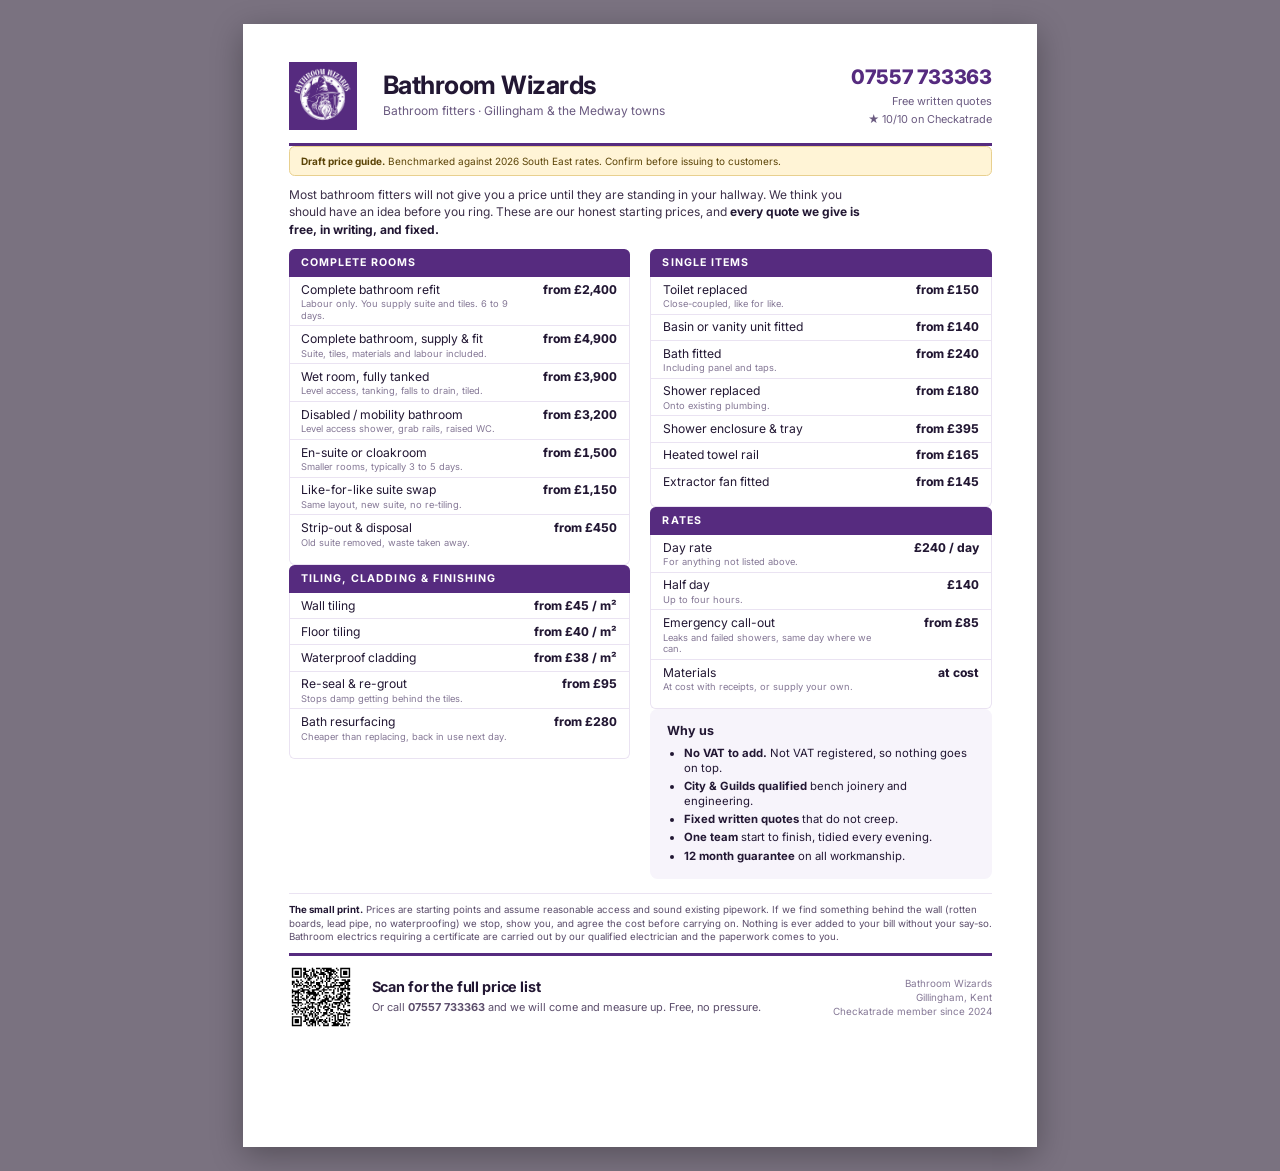
<file: print/datasheet-bathrooms.html>
<!doctype html>
<html lang="en-GB">
<head>
<meta charset="utf-8">
<title>Bathroom Wizards - Price Guide</title>
<link href="https://fonts.googleapis.com/css2?family=Inter:wght@400;500;550;600;650;700;750;800&display=swap" rel="stylesheet">
<style>
  @page { size: A4; margin: 10mm 12mm; }
  * { box-sizing: border-box; -webkit-print-color-adjust: exact; print-color-adjust: exact; }
  body { margin: 0; font-family: "Inter", system-ui, sans-serif; color: #221733;
         font-size: 9.1pt; line-height: 1.44; }
  /* the paper-on-desk look is a screen affordance only - print gets a clean flow
     so nothing fights the @page box and pushes the footer onto a second sheet */
  @media screen {
    body { background: #7a7280; }
    .page { width: 210mm; min-height: 297mm; padding: 10mm 12mm; margin: 24px auto;
            background: #fff; box-shadow: 0 8px 30px rgba(0,0,0,.3); }
  }

  header { display: flex; gap: 7mm; align-items: center; border-bottom: 1mm solid #562b7f; padding-bottom: 3.6mm; }
  header img { width: 18mm; }
  h1 { font-size: 19pt; margin: 0; letter-spacing: -.02em; line-height: 1.06; }
  .sub { font-size: 9pt; color: #6a5a80; margin: 1mm 0 0; }
  .contact { margin-left: auto; text-align: right; }
  .contact .tel { font-size: 15pt; font-weight: 800; color: #562b7f; letter-spacing: -.02em; margin: 0; }
  .contact p { margin: .6mm 0 0; font-size: 8.2pt; color: #6a5a80; }

  .intro { margin: 2.8mm 0 2.8mm; font-size: 9pt; color: #3d3049; max-width: 155mm; }
  .intro strong { color: #221733; }

  .cols { display: grid; grid-template-columns: 1fr 1fr; gap: 5.5mm; }
  h2 { font-size: 8pt; letter-spacing: .1em; text-transform: uppercase; color: #fff;
       background: #562b7f; margin: 0 0 0; padding: 1.7mm 3.2mm; border-radius: 1.5mm 1.5mm 0 0; }
  table { width: 100%; border-collapse: collapse; margin-bottom: 3.1mm; }
  td { padding: 1.02mm 3mm; border-bottom: .2mm solid #eae3f2; vertical-align: top; }
  tr:last-child td { border-bottom: none; }
  td.p { text-align: right; font-weight: 750; white-space: nowrap; font-variant-numeric: tabular-nums; }
  td small { display: block; color: #857896; font-size: 7pt; line-height: 1.25; font-weight: 400; }
  .tbl { border: .2mm solid #eae3f2; border-top: none; border-radius: 0 0 1.5mm 1.5mm; overflow: hidden; }

  .why { background: #f7f4fb; border-radius: 2mm; padding: 3.4mm 4.5mm; margin: 0 0 3mm; }
  .why h3 { margin: 0 0 1.4mm; font-size: 9.4pt; }
  .why ul { margin: 0; padding-left: 4.5mm; }
  .why li { margin-bottom: .7mm; font-size: 8.5pt; line-height: 1.36; }

  .note { font-size: 7.3pt; line-height: 1.38; color: #5b4d6b; border-top: .3mm solid #eae3f2; padding-top: 2.6mm; margin-top: .5mm; }
  .note strong { color: #221733; }

  footer { margin-top: 2.4mm; padding-top: 2.2mm; border-top: 1mm solid #562b7f;
           display: flex; gap: 5mm; align-items: center; }
  footer .qr { width: 17mm; height: 17mm; }
  footer .qr img { width: 100%; display: block; }
  footer .cta h3 { margin: 0 0 .6mm; font-size: 10.8pt; letter-spacing: -.01em; }
  footer .cta p { margin: 0; font-size: 8.2pt; color: #5b4d6b; }
  .stamp { margin-left: auto; text-align: right; font-size: 7.4pt; color: #857896; }

  .draft { background: #fff4d6; border: .3mm solid #e8d08f; color: #5b4408; font-size: 7.5pt;
           padding: 1.7mm 3mm; border-radius: 1.5mm; margin-bottom: 0; }

  @media print { .page { margin: 0; padding: 0; } }
</style>
</head>
<body>
<div class="page">

  <header>
    <img src="../assets/img/logo-bathroomwizards.png" alt="Bathroom Wizards">
    <div>
      <h1>Bathroom Wizards</h1>
      <p class="sub">Bathroom fitters &middot; Gillingham &amp; the Medway towns</p>
    </div>
    <div class="contact">
      <p class="tel">07557 733363</p>
      <p>Free written quotes</p>
      <p>&#9733; 10/10 on Checkatrade</p>
    </div>
  </header>

  <div class="draft">
    <strong>Draft price guide.</strong> Benchmarked against 2026 South East rates. Confirm before issuing to customers.
  </div>

  <p class="intro">Most bathroom fitters will not give you a price until they are standing in your hallway.
     We think you should have an idea before you ring. These are our honest starting prices, and
     <strong>every quote we give is free, in writing, and fixed.</strong></p>

  <div class="cols">
    <div>
      <h2>Complete rooms</h2>
      <div class="tbl"><table>
        <tr><td>Complete bathroom refit<small>Labour only. You supply suite and tiles. 6 to 9 days.</small></td><td class="p">from &pound;2,400</td></tr>
        <tr><td>Complete bathroom, supply &amp; fit<small>Suite, tiles, materials and labour included.</small></td><td class="p">from &pound;4,900</td></tr>
        <tr><td>Wet room, fully tanked<small>Level access, tanking, falls to drain, tiled.</small></td><td class="p">from &pound;3,900</td></tr>
        <tr><td>Disabled / mobility bathroom<small>Level access shower, grab rails, raised WC.</small></td><td class="p">from &pound;3,200</td></tr>
        <tr><td>En-suite or cloakroom<small>Smaller rooms, typically 3 to 5 days.</small></td><td class="p">from &pound;1,500</td></tr>
        <tr><td>Like-for-like suite swap<small>Same layout, new suite, no re-tiling.</small></td><td class="p">from &pound;1,150</td></tr>
        <tr><td>Strip-out &amp; disposal<small>Old suite removed, waste taken away.</small></td><td class="p">from &pound;450</td></tr>
      </table></div>

      <h2>Tiling, cladding &amp; finishing</h2>
      <div class="tbl"><table>
        <tr><td>Wall tiling</td><td class="p">from &pound;45 / m&sup2;</td></tr>
        <tr><td>Floor tiling</td><td class="p">from &pound;40 / m&sup2;</td></tr>
        <tr><td>Waterproof cladding</td><td class="p">from &pound;38 / m&sup2;</td></tr>
        <tr><td>Re-seal &amp; re-grout<small>Stops damp getting behind the tiles.</small></td><td class="p">from &pound;95</td></tr>
        <tr><td>Bath resurfacing<small>Cheaper than replacing, back in use next day.</small></td><td class="p">from &pound;280</td></tr>
      </table></div>
    </div>

    <div>
      <h2>Single items</h2>
      <div class="tbl"><table>
        <tr><td>Toilet replaced<small>Close-coupled, like for like.</small></td><td class="p">from &pound;150</td></tr>
        <tr><td>Basin or vanity unit fitted</td><td class="p">from &pound;140</td></tr>
        <tr><td>Bath fitted<small>Including panel and taps.</small></td><td class="p">from &pound;240</td></tr>
        <tr><td>Shower replaced<small>Onto existing plumbing.</small></td><td class="p">from &pound;180</td></tr>
        <tr><td>Shower enclosure &amp; tray</td><td class="p">from &pound;395</td></tr>
        <tr><td>Heated towel rail</td><td class="p">from &pound;165</td></tr>
        <tr><td>Extractor fan fitted</td><td class="p">from &pound;145</td></tr>
      </table></div>

      <h2>Rates</h2>
      <div class="tbl"><table>
        <tr><td>Day rate<small>For anything not listed above.</small></td><td class="p">&pound;240 / day</td></tr>
        <tr><td>Half day<small>Up to four hours.</small></td><td class="p">&pound;140</td></tr>
        <tr><td>Emergency call-out<small>Leaks and failed showers, same day where we can.</small></td><td class="p">from &pound;85</td></tr>
        <tr><td>Materials<small>At cost with receipts, or supply your own.</small></td><td class="p">at cost</td></tr>
      </table></div>

      <div class="why">
        <h3>Why us</h3>
        <ul>
          <li><strong>No VAT to add.</strong> Not VAT registered, so nothing goes on top.</li>
          <li><strong>City &amp; Guilds qualified</strong> bench joinery and engineering.</li>
          <li><strong>Fixed written quotes</strong> that do not creep.</li>
          <li><strong>One team</strong> start to finish, tidied every evening.</li>
          <li><strong>12 month guarantee</strong> on all workmanship.</li>
        </ul>
      </div>
    </div>
  </div>

  <p class="note"><strong>The small print.</strong> Prices are starting points and assume reasonable
     access and sound existing pipework. If we find something behind the wall (rotten boards,
     lead pipe, no waterproofing) we stop, show you, and agree the cost before carrying on.
     Nothing is ever added to your bill without your say-so. Bathroom electrics requiring a certificate
     are carried out by our qualified electrician and the paperwork comes to you.</p>

  <footer>
    <div class="qr"><img src="qr/qr-bathrooms.svg" alt="Scan for the full price list"></div>
    <div class="cta">
      <h3>Scan for the full price list</h3>
      <p>Or call <strong>07557 733363</strong> and we will come and measure up. Free, no pressure.</p>
    </div>
    <div class="stamp">
      Bathroom Wizards<br>Gillingham, Kent<br>Checkatrade member since 2024
    </div>
  </footer>

</div>
</body>
</html>
</file>
<file: assets/css/base.css>
/* Shared design system - Kent trades prototype
   Each site sets its own brand tokens via a data-brand attribute on <html>. */

:root {
  --ink: #10151b;
  --ink-2: #38434f;
  --ink-3: #67747f;
  --line: #e2e6ea;
  --paper: #ffffff;
  --paper-2: #f6f8f9;
  --paper-3: #eef1f4;

  --brand: #12171d;
  --brand-ink: #ffffff;
  --accent: #f5c518;
  --accent-ink: #12171d;

  --max: 1180px;
  --pad: clamp(20px, 5vw, 40px);
  --r: 14px;
  --r-lg: 22px;
  --shadow: 0 1px 2px rgba(16, 21, 27, .06), 0 8px 24px rgba(16, 21, 27, .07);
  --shadow-lg: 0 2px 4px rgba(16, 21, 27, .06), 0 18px 50px rgba(16, 21, 27, .13);

  --sans: "Inter", -apple-system, BlinkMacSystemFont, "Segoe UI", Roboto, Helvetica, Arial, sans-serif;
  --serif: "Newsreader", "Iowan Old Style", Georgia, "Times New Roman", serif;
}

html[data-brand="bathrooms"] {
  --brand: #562b7f;
  --brand-ink: #ffffff;
  --accent: #f0b429;
  --accent-ink: #2a1240;
  --paper-2: #f8f6fb;
  --paper-3: #f0eaf7;
  --line: #e6dff0;
}

html[data-brand="shipwrights"] {
  --brand: #14313a;
  --brand-ink: #f4efe4;
  --accent: #c08a3e;
  --accent-ink: #10262d;
  --paper: #fbf9f5;
  --paper-2: #f4f0e8;
  --paper-3: #ebe5d9;
  --line: #ded6c6;
  --ink: #16232a;
  --ink-2: #3d4d55;
  --ink-3: #6c7c85;
}

* { box-sizing: border-box; }

html { scroll-behavior: smooth; -webkit-text-size-adjust: 100%; }
html, body { overflow-x: clip; }

body {
  margin: 0;
  font-family: var(--sans);
  color: var(--ink);
  background: var(--paper);
  font-size: 17px;
  line-height: 1.65;
  -webkit-font-smoothing: antialiased;
}

img { max-width: 100%; display: block; }

a { color: inherit; }

h1, h2, h3, h4 {
  line-height: 1.12;
  margin: 0 0 .5em;
  letter-spacing: -.022em;
  font-weight: 700;
}

h1 { font-size: clamp(2.15rem, 5.4vw, 3.9rem); }
h2 { font-size: clamp(1.7rem, 3.6vw, 2.6rem); }
h3 { font-size: clamp(1.15rem, 2vw, 1.4rem); }

p { margin: 0 0 1.1em; }

.wrap { max-width: var(--max); margin-inline: auto; padding-inline: var(--pad); }
.narrow { max-width: 780px; }

section { padding: clamp(56px, 8vw, 104px) 0; }
section.tight { padding: clamp(40px, 5vw, 64px) 0; }
.alt { background: var(--paper-2); }

.eyebrow {
  font-size: .78rem;
  font-weight: 700;
  letter-spacing: .13em;
  text-transform: uppercase;
  color: var(--ink-3);
  margin: 0 0 .9em;
}

.lede { font-size: clamp(1.05rem, 1.7vw, 1.28rem); color: var(--ink-2); }

/* ---------- buttons ---------- */
.btn {
  display: inline-flex;
  align-items: center;
  gap: .55em;
  padding: .85em 1.5em;
  border-radius: 100px;
  font-weight: 650;
  font-size: 1rem;
  text-decoration: none;
  border: 1.5px solid transparent;
  cursor: pointer;
  transition: transform .15s ease, box-shadow .15s ease, background .15s ease;
  white-space: nowrap;
}
.btn:hover { transform: translateY(-1.5px); }
.btn-primary { background: var(--accent); color: var(--accent-ink); box-shadow: var(--shadow); }
.btn-primary:hover { box-shadow: var(--shadow-lg); }
.btn-dark { background: var(--brand); color: var(--brand-ink); }
.btn-ghost { border-color: currentColor; color: var(--ink); }
.btn-ghost-light { border-color: rgba(255, 255, 255, .5); color: #fff; }
.btn-lg { padding: 1.02em 1.85em; font-size: 1.06rem; }

/* ---------- header ---------- */
.site-head {
  position: sticky;
  top: 0;
  z-index: 60;
  background: color-mix(in srgb, var(--paper) 88%, transparent);
  backdrop-filter: saturate(180%) blur(14px);
  border-bottom: 1px solid var(--line);
}
.site-head .wrap { display: flex; align-items: center; gap: 22px; min-height: 70px; }
.brandmark { display: flex; align-items: center; gap: 11px; text-decoration: none; font-weight: 800; letter-spacing: -.02em; }
.brandmark img { height: 42px; width: auto; }
.nav { margin-left: auto; display: flex; align-items: center; gap: 26px; }
.nav a { text-decoration: none; font-weight: 550; font-size: .96rem; color: var(--ink-2); }
.nav a:hover { color: var(--ink); }
.nav .btn { color: var(--accent-ink); }
.nav-toggle { display: none; margin-left: auto; background: none; border: 1.5px solid var(--line); border-radius: 10px; padding: 9px 11px; cursor: pointer; }
.nav-toggle span { display: block; width: 20px; height: 2px; background: var(--ink); border-radius: 2px; }
.nav-toggle span + span { margin-top: 4px; }

@media (max-width: 860px) {
  .nav-toggle { display: block; }
  .nav {
    position: fixed; inset: 70px 0 auto; flex-direction: column; align-items: stretch;
    gap: 0; background: var(--paper); border-bottom: 1px solid var(--line);
    padding: 10px var(--pad) 22px; box-shadow: var(--shadow-lg);
  }
  .nav:not(.open) { display: none; }
  .nav a { padding: 13px 0; border-bottom: 1px solid var(--line); font-size: 1.05rem; }
  .nav .btn { justify-content: center; margin-top: 14px; border-bottom: none; }
}

/* ---------- hero ---------- */
.hero { position: relative; color: #fff; background: var(--brand); overflow: hidden; }
.hero-media { position: absolute; inset: 0; }
.hero-media img { width: 100%; height: 100%; object-fit: cover; }
.hero-media::after {
  content: ""; position: absolute; inset: 0;
  background: linear-gradient(102deg,
    color-mix(in srgb, var(--brand) 92%, transparent) 0%,
    color-mix(in srgb, var(--brand) 74%, transparent) 38%,
    color-mix(in srgb, var(--brand) 34%, transparent) 72%,
    color-mix(in srgb, var(--brand) 16%, transparent) 100%);
}
@media (max-width: 860px) {
  .hero-media::after {
    background: linear-gradient(178deg,
      color-mix(in srgb, var(--brand) 88%, transparent) 0%,
      color-mix(in srgb, var(--brand) 80%, transparent) 60%,
      color-mix(in srgb, var(--brand) 72%, transparent) 100%);
  }
}
.hero-inner { position: relative; padding: clamp(64px, 11vw, 132px) 0 clamp(56px, 9vw, 110px); max-width: 720px; }
.hero h1 { color: #fff; }
.hero p { color: rgba(255, 255, 255, .9); font-size: clamp(1.06rem, 1.9vw, 1.3rem); max-width: 34em; }
.hero .eyebrow { color: var(--accent); }
.hero-cta { display: flex; flex-wrap: wrap; gap: 12px; margin-top: 30px; }

.trustbar { display: flex; flex-wrap: wrap; gap: 10px 26px; margin-top: 34px; padding-top: 26px; border-top: 1px solid rgba(255, 255, 255, .22); }
.trustbar div { font-size: .92rem; color: rgba(255, 255, 255, .88); display: flex; align-items: center; gap: .5em; }
.trustbar strong { color: #fff; }

/* ---------- grids & cards ---------- */
.grid { display: grid; gap: 22px; }
.g2 { grid-template-columns: repeat(auto-fit, minmax(min(300px, 100%), 1fr)); }
.g3 { grid-template-columns: repeat(auto-fit, minmax(min(268px, 100%), 1fr)); }
.g4 { grid-template-columns: repeat(auto-fit, minmax(min(215px, 100%), 1fr)); }

.card {
  background: var(--paper);
  border: 1px solid var(--line);
  border-radius: var(--r-lg);
  padding: 28px;
  box-shadow: var(--shadow);
}
.card h3 { margin-bottom: .35em; }
.card p:last-child { margin-bottom: 0; }
.card .ico {
  display: grid; place-items: center;
  width: 44px; height: 44px; margin-bottom: 18px;
  border-radius: 12px;
  background: color-mix(in srgb, var(--brand) 9%, transparent);
  color: var(--brand);
}
.card .ico svg { width: 23px; height: 23px; stroke: currentColor; fill: none;
                 stroke-width: 1.7; stroke-linecap: round; stroke-linejoin: round; }

/* inline tick used in the hero trust bar */
.trustbar svg { width: 15px; height: 15px; stroke: var(--accent); fill: none;
                stroke-width: 2.4; stroke-linecap: round; stroke-linejoin: round; flex: none; }

.split { display: grid; gap: clamp(30px, 5vw, 60px); align-items: center; grid-template-columns: repeat(auto-fit, minmax(min(320px, 100%), 1fr)); }
.split img { border-radius: var(--r-lg); box-shadow: var(--shadow-lg); }

/* ---------- price table ---------- */
.pricelist { border: 1px solid var(--line); border-radius: var(--r-lg); overflow: hidden; background: var(--paper); box-shadow: var(--shadow); }
.pricelist h3 {
  margin: 0; padding: 18px 26px; font-size: 1.06rem; background: var(--brand); color: var(--brand-ink);
  letter-spacing: .01em;
}
.prow { display: flex; gap: 18px; align-items: baseline; padding: 15px 26px; border-top: 1px solid var(--line); }
.prow:first-of-type { border-top: none; }
.prow .n { flex: 1; font-weight: 550; }
.prow .n small { display: block; font-weight: 400; color: var(--ink-3); font-size: .87rem; line-height: 1.45; }
.prow .p { font-weight: 750; font-variant-numeric: tabular-nums; white-space: nowrap; font-size: 1.06rem; }
.prow .p span { font-weight: 500; color: var(--ink-3); font-size: .82rem; }

.pricenote {
  margin-top: 20px; padding: 18px 22px; border-radius: var(--r);
  background: var(--paper-3); font-size: .93rem; color: var(--ink-2);
}
.pricenote strong { color: var(--ink); }

.badge {
  display: inline-flex; align-items: center; gap: .45em; padding: .34em .85em;
  border-radius: 100px; font-size: .81rem; font-weight: 650;
  background: var(--accent); color: var(--accent-ink);
}
.badge-soft { background: var(--paper-3); color: var(--ink-2); }

/* ---------- gallery ---------- */
.gal { display: grid; gap: 14px; grid-template-columns: repeat(auto-fit, minmax(min(220px, 100%), 1fr)); }
.gal img { border-radius: var(--r); aspect-ratio: 4 / 3; object-fit: cover; width: 100%; box-shadow: var(--shadow); }
.gal .tall { aspect-ratio: 3 / 4; }

/* ---------- steps ---------- */
.steps { counter-reset: s; display: grid; gap: 20px; grid-template-columns: repeat(auto-fit, minmax(min(230px, 100%), 1fr)); }
.step { position: relative; padding-top: 52px; }
.step::before {
  counter-increment: s; content: counter(s);
  position: absolute; top: 0; left: 0;
  width: 38px; height: 38px; border-radius: 50%;
  background: var(--brand); color: var(--brand-ink);
  display: grid; place-items: center; font-weight: 750; font-size: .98rem;
}
.step h3 { font-size: 1.08rem; }
.step p { font-size: .96rem; color: var(--ink-2); margin: 0; }

/* ---------- quotes ---------- */
.quote { border-left: 3px solid var(--accent); padding: 4px 0 4px 22px; }
.quote p { font-size: 1.1rem; font-style: italic; color: var(--ink); }
.quote cite { font-style: normal; font-size: .9rem; color: var(--ink-3); font-weight: 600; }

/* ---------- faq ---------- */
details.faq { border-bottom: 1px solid var(--line); padding: 6px 0; }
details.faq summary {
  cursor: pointer; font-weight: 650; padding: 15px 0; list-style: none;
  display: flex; justify-content: space-between; gap: 18px; align-items: center;
}
details.faq summary::-webkit-details-marker { display: none; }
details.faq summary::after { content: "+"; font-size: 1.4rem; color: var(--ink-3); font-weight: 400; }
details.faq[open] summary::after { content: "\2212"; }
details.faq p { color: var(--ink-2); margin: 0 0 16px; padding-right: 40px; }

/* ---------- areas ---------- */
.chips { display: flex; flex-wrap: wrap; gap: 9px; }
.chips span { padding: .48em 1em; border-radius: 100px; background: var(--paper-3); font-size: .93rem; font-weight: 550; }

/* ---------- contact ---------- */
.contact-card { background: var(--brand); color: var(--brand-ink); border-radius: var(--r-lg); padding: clamp(28px, 4vw, 46px); }
.contact-card h2 { color: var(--brand-ink); }
.contact-card a.big {
  display: inline-block; font-size: clamp(1.5rem, 4vw, 2.1rem); font-weight: 800;
  color: var(--accent); text-decoration: none; letter-spacing: -.02em;
}
.field { display: block; margin-bottom: 14px; }
.field span { display: block; font-size: .88rem; font-weight: 600; margin-bottom: 6px; }
.field input, .field textarea {
  width: 100%; padding: 12px 14px; border-radius: 10px; border: 1.5px solid var(--line);
  font: inherit; font-size: .98rem; background: var(--paper); color: var(--ink);
}
.field textarea { min-height: 116px; resize: vertical; }

/* ---------- footer ---------- */
.site-foot { background: var(--brand); color: var(--brand-ink); padding: clamp(44px, 6vw, 68px) 0 26px; }
.site-foot a { color: rgba(255, 255, 255, .82); text-decoration: none; }
.site-foot a:hover { color: #fff; }
.foot-grid { display: grid; gap: 30px; grid-template-columns: repeat(auto-fit, minmax(min(210px, 100%), 1fr)); }
.foot-grid h4 { font-size: .8rem; letter-spacing: .12em; text-transform: uppercase; opacity: .68; margin-bottom: .9em; }
.foot-grid ul { list-style: none; margin: 0; padding: 0; }
.foot-grid li { margin-bottom: .5em; font-size: .95rem; }
.foot-base {
  margin-top: 38px; padding-top: 22px; border-top: 1px solid rgba(255, 255, 255, .18);
  display: flex; flex-wrap: wrap; gap: 12px 26px; font-size: .86rem; opacity: .72;
}

/* ---------- mobile call bar ---------- */
.callbar {
  position: fixed; left: 0; right: 0; bottom: 0; z-index: 70; display: none;
  gap: 10px; padding: 10px 14px calc(10px + env(safe-area-inset-bottom));
  background: color-mix(in srgb, var(--paper) 94%, transparent);
  backdrop-filter: blur(12px); border-top: 1px solid var(--line);
}
.callbar .btn { flex: 1; justify-content: center; }
@media (max-width: 720px) {
  .callbar { display: flex; }
  body { padding-bottom: 74px; }
}

.proto-note {
  background: #fff4d6; color: #5b4408; border-bottom: 1px solid #f0dfa8;
  font-size: .87rem; text-align: center; padding: 9px 16px;
}
.proto-note strong { color: #3d2d02; }

@media (prefers-reduced-motion: reduce) {
  * { animation: none !important; transition: none !important; scroll-behavior: auto !important; }
}
</file>
